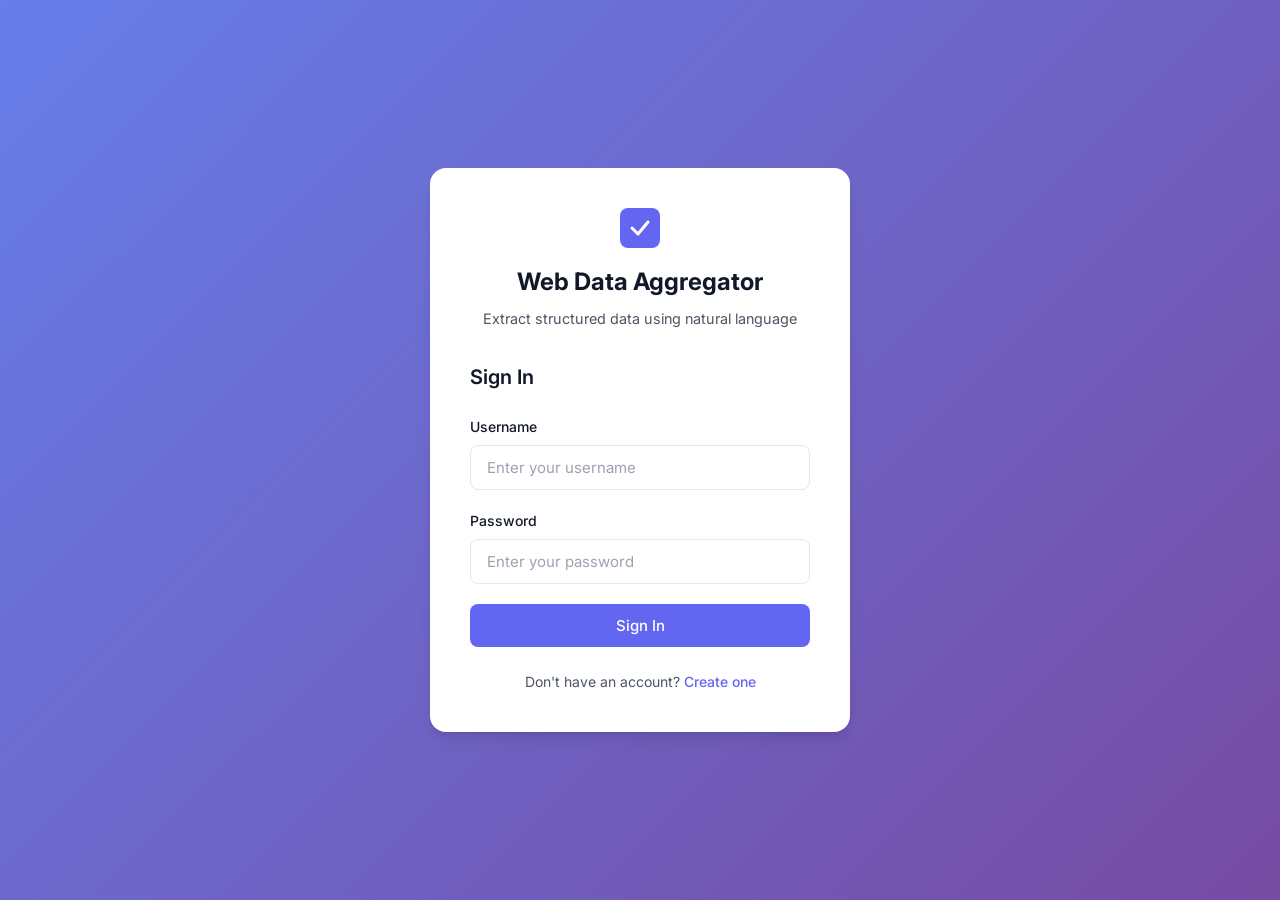
<file: frontend/index.html>
<!DOCTYPE html>
<html lang="en">
<head>
    <meta charset="UTF-8">
    <meta name="viewport" content="width=device-width, initial-scale=1.0">
    <title>Intelligent Web Data Aggregator</title>
    <link rel="icon" type="image/svg+xml" href="data:image/svg+xml,%3Csvg xmlns='http://www.w3.org/2000/svg' width='32' height='32' viewBox='0 0 40 40'%3E%3Crect width='40' height='40' rx='8' fill='%236366f1'/%3E%3Cpath d='M12 20L18 26L28 14' stroke='white' stroke-width='3' stroke-linecap='round' stroke-linejoin='round'/%3E%3C/svg%3E">
    <link rel="stylesheet" href="styles.css">
    <link rel="preconnect" href="https://fonts.googleapis.com">
    <link rel="preconnect" href="https://fonts.gstatic.com" crossorigin>
    <link href="https://fonts.googleapis.com/css2?family=Inter:wght@300;400;500;600;700&display=swap" rel="stylesheet">
</head>
<body>
    <div id="app">
        <!-- Auth Section -->
        <div id="auth-section" class="auth-container">
            <div class="auth-card">
                <div class="auth-header">
                    <div class="logo">
                        <svg width="40" height="40" viewBox="0 0 40 40" fill="none" xmlns="http://www.w3.org/2000/svg">
                            <rect width="40" height="40" rx="8" fill="url(#gradient)"/>
                            <path d="M12 20L18 26L28 14" stroke="white" stroke-width="3" stroke-linecap="round" stroke-linejoin="round"/>
                            <defs>
                                <linearGradient id="gradient" x1="0" y1="0" x2="40" y2="40">
                                    <stop stop-color="#6366f1"/>
                                    <stop offset="1" stop-color="#8b5cf6"/>
                                </linearGradient>
                            </defs>
                        </svg>
                    </div>
                    <h1>Web Data Aggregator</h1>
                    <p class="subtitle">Extract structured data using natural language</p>
                </div>

                <!-- Login Form -->
                <form id="login-form" class="auth-form">
                    <h2>Sign In</h2>
                    <div class="form-group">
                        <label for="login-username">Username</label>
                        <input type="text" id="login-username" placeholder="Enter your username" required>
                    </div>
                    <div class="form-group">
                        <label for="login-password">Password</label>
                        <input type="password" id="login-password" placeholder="Enter your password" required>
                    </div>
                    <button type="submit" class="btn btn-primary btn-full">Sign In</button>
                    <p class="auth-switch">Don't have an account? <a href="#" id="show-register">Create one</a></p>
                </form>

                <!-- Register Form -->
                <form id="register-form" class="auth-form hidden">
                    <h2>Create Account</h2>
                    <div class="form-group">
                        <label for="register-username">Username</label>
                        <input type="text" id="register-username" placeholder="Choose a username" required>
                    </div>
                    <div class="form-group">
                        <label for="register-email">Email (optional)</label>
                        <input type="email" id="register-email" placeholder="your@email.com">
                    </div>
                    <div class="form-group">
                        <label for="register-password">Password</label>
                        <input type="password" id="register-password" placeholder="Create a password" required>
                    </div>
                    <button type="submit" class="btn btn-primary btn-full">Create Account</button>
                    <p class="auth-switch">Already have an account? <a href="#" id="show-login">Sign in</a></p>
                </form>

                <div id="auth-error" class="error-message hidden"></div>
            </div>
        </div>

        <!-- Main Dashboard -->
        <div id="dashboard-section" class="hidden">
            <!-- Navigation -->
            <nav class="navbar">
                <div class="nav-brand">
                    <svg width="32" height="32" viewBox="0 0 40 40" fill="none" xmlns="http://www.w3.org/2000/svg">
                        <rect width="40" height="40" rx="8" fill="url(#gradient2)"/>
                        <path d="M12 20L18 26L28 14" stroke="white" stroke-width="3" stroke-linecap="round" stroke-linejoin="round"/>
                        <defs>
                            <linearGradient id="gradient2" x1="0" y1="0" x2="40" y2="40">
                                <stop stop-color="#6366f1"/>
                                <stop offset="1" stop-color="#8b5cf6"/>
                            </linearGradient>
                        </defs>
                    </svg>
                    <span>Web Data Aggregator</span>
                </div>
                <div class="nav-user">
                    <span id="username-display"></span>
                    <button id="logout-btn" class="btn btn-ghost">Sign Out</button>
                </div>
            </nav>

            <!-- Main Content -->
            <main class="main-content">
                <!-- Tabs -->
                <div class="tabs">
                    <button class="tab active" data-tab="scrape">
                        <svg width="20" height="20" viewBox="0 0 24 24" fill="none" stroke="currentColor" stroke-width="2">
                            <circle cx="11" cy="11" r="8"></circle>
                            <path d="M21 21l-4.35-4.35"></path>
                        </svg>
                        New Scrape
                    </button>
                    <button class="tab" data-tab="tasks">
                        <svg width="20" height="20" viewBox="0 0 24 24" fill="none" stroke="currentColor" stroke-width="2">
                            <path d="M9 5H7a2 2 0 00-2 2v12a2 2 0 002 2h10a2 2 0 002-2V7a2 2 0 00-2-2h-2"></path>
                            <rect x="9" y="3" width="6" height="4" rx="1"></rect>
                            <path d="M9 12h6"></path>
                            <path d="M9 16h6"></path>
                        </svg>
                        Task History
                    </button>
                    <button class="tab" data-tab="schedule">
                        <svg width="20" height="20" viewBox="0 0 24 24" fill="none" stroke="currentColor" stroke-width="2">
                            <circle cx="12" cy="12" r="10"></circle>
                            <polyline points="12 6 12 12 16 14"></polyline>
                        </svg>
                        Scheduled Jobs
                    </button>
                </div>

                <!-- Tab Content -->
                <div class="tab-content">
                    <!-- Scrape Tab -->
                    <div id="scrape-tab" class="tab-pane active">
                        <div class="card">
                            <div class="card-header">
                                <h2>Create Scraping Task</h2>
                                <p>Enter a URL and describe what data you want to extract</p>
                            </div>
                            <form id="scrape-form" class="scrape-form">
                                <div class="form-group">
                                    <label for="scrape-url">Website URL</label>
                                    <input type="url" id="scrape-url" placeholder="https://example.com/products" required>
                                </div>
                                <div class="form-group">
                                    <label for="scrape-prompt">What do you want to extract?</label>
                                    <textarea id="scrape-prompt" rows="3" placeholder="e.g., Extract all product names and prices from the page" required minlength="5" maxlength="1000"></textarea>
                                    <span class="char-count"><span id="prompt-length">0</span>/1000</span>
                                </div>
                                <button type="submit" class="btn btn-primary">
                                    <svg width="20" height="20" viewBox="0 0 24 24" fill="none" stroke="currentColor" stroke-width="2">
                                        <polygon points="13 2 3 14 12 14 11 22 21 10 12 10 13 2"></polygon>
                                    </svg>
                                    Start Extraction
                                </button>
                            </form>
                        </div>

                        <!-- Example Prompts -->
                        <div class="card examples-card">
                            <h3>Example Prompts</h3>
                            <div class="examples-grid">
                                <button class="example-btn" data-prompt="Extract all product names and prices">
                                    🛒 Product prices
                                </button>
                                <button class="example-btn" data-prompt="Get job titles, company names, and locations for all job postings">
                                    💼 Job listings
                                </button>
                                <button class="example-btn" data-prompt="Find all article headlines with publication dates">
                                    📰 News headlines
                                </button>
                                <button class="example-btn" data-prompt="Extract event names, dates, and venues">
                                    📅 Event details
                                </button>
                            </div>
                        </div>

                        <!-- Latest Task Result -->
                        <div id="latest-result" class="card hidden">
                            <div class="card-header">
                                <h3>Latest Result</h3>
                                <span id="result-status" class="status-badge"></span>
                            </div>
                            <div id="result-content"></div>
                        </div>
                    </div>

                    <!-- Tasks Tab -->
                    <div id="tasks-tab" class="tab-pane hidden">
                        <div class="card">
                            <div class="card-header">
                                <h2>Task History</h2>
                                <button id="refresh-tasks" class="btn btn-ghost">
                                    <svg width="20" height="20" viewBox="0 0 24 24" fill="none" stroke="currentColor" stroke-width="2">
                                        <polyline points="23 4 23 10 17 10"></polyline>
                                        <path d="M20.49 15a9 9 0 1 1-2.12-9.36L23 10"></path>
                                    </svg>
                                    Refresh
                                </button>
                            </div>
                            <div id="tasks-list" class="tasks-list">
                                <div class="empty-state">
                                    <svg width="48" height="48" viewBox="0 0 24 24" fill="none" stroke="currentColor" stroke-width="1.5">
                                        <path d="M9 5H7a2 2 0 00-2 2v12a2 2 0 002 2h10a2 2 0 002-2V7a2 2 0 00-2-2h-2"></path>
                                        <rect x="9" y="3" width="6" height="4" rx="1"></rect>
                                    </svg>
                                    <p>No tasks yet. Create your first scraping task!</p>
                                </div>
                            </div>
                        </div>

                        <!-- Task Result Preview (shown when viewing a task) -->
                        <div id="task-result-preview" class="card hidden">
                            <div class="card-header">
                                <h3>Task Result</h3>
                                <span id="preview-result-status" class="status-badge"></span>
                            </div>
                            <div id="preview-result-content"></div>
                        </div>
                    </div>

                    <!-- Schedule Tab -->
                    <div id="schedule-tab" class="tab-pane hidden">
                        <div class="card">
                            <div class="card-header">
                                <h2>Scheduled Jobs</h2>
                                <button id="show-schedule-form" class="btn btn-primary btn-sm">
                                    <svg width="16" height="16" viewBox="0 0 24 24" fill="none" stroke="currentColor" stroke-width="2">
                                        <line x1="12" y1="5" x2="12" y2="19"></line>
                                        <line x1="5" y1="12" x2="19" y2="12"></line>
                                    </svg>
                                    New Schedule
                                </button>
                            </div>

                            <!-- Schedule Form -->
                            <form id="schedule-form" class="schedule-form hidden">
                                <div class="form-row">
                                    <div class="form-group">
                                        <label for="schedule-url">URL</label>
                                        <input type="url" id="schedule-url" placeholder="https://example.com" required>
                                    </div>
                                    <div class="form-group">
                                        <label for="schedule-cron">Cron Expression</label>
                                        <input type="text" id="schedule-cron" placeholder="0 9 * * *" required>
                                        <span class="hint">e.g., "0 9 * * *" = daily at 9 AM</span>
                                    </div>
                                </div>
                                <div class="form-group">
                                    <label for="schedule-prompt">Extraction Prompt</label>
                                    <textarea id="schedule-prompt" rows="2" placeholder="What to extract..." required></textarea>
                                </div>
                                <div class="form-actions">
                                    <button type="button" id="cancel-schedule" class="btn btn-ghost">Cancel</button>
                                    <button type="submit" class="btn btn-primary">Create Schedule</button>
                                </div>
                            </form>

                            <div id="schedules-list" class="schedules-list">
                                <div class="empty-state">
                                    <svg width="48" height="48" viewBox="0 0 24 24" fill="none" stroke="currentColor" stroke-width="1.5">
                                        <circle cx="12" cy="12" r="10"></circle>
                                        <polyline points="12 6 12 12 16 14"></polyline>
                                    </svg>
                                    <p>No scheduled jobs. Create one to automate your scraping!</p>
                                </div>
                            </div>
                        </div>

                        <!-- Cron Helper -->
                        <div class="card">
                            <h3>Common Schedules</h3>
                            <div class="cron-examples">
                                <button class="cron-btn" data-cron="0 * * * *">Every hour</button>
                                <button class="cron-btn" data-cron="0 9 * * *">Daily at 9 AM</button>
                                <button class="cron-btn" data-cron="0 9 * * 1">Weekly (Mon 9 AM)</button>
                                <button class="cron-btn" data-cron="0 0 1 * *">Monthly (1st)</button>
                            </div>
                        </div>
                    </div>
                </div>
            </main>
        </div>

        <!-- Toast Notifications -->
        <div id="toast-container"></div>

        <!-- Loading Overlay -->
        <div id="loading-overlay" class="loading-overlay hidden">
            <div class="spinner"></div>
        </div>
    </div>

    <!-- Config script for API URL (created during deployment) -->
    <script src="config.js"></script>
    <script src="app.js"></script>
</body>
</html>
</file>
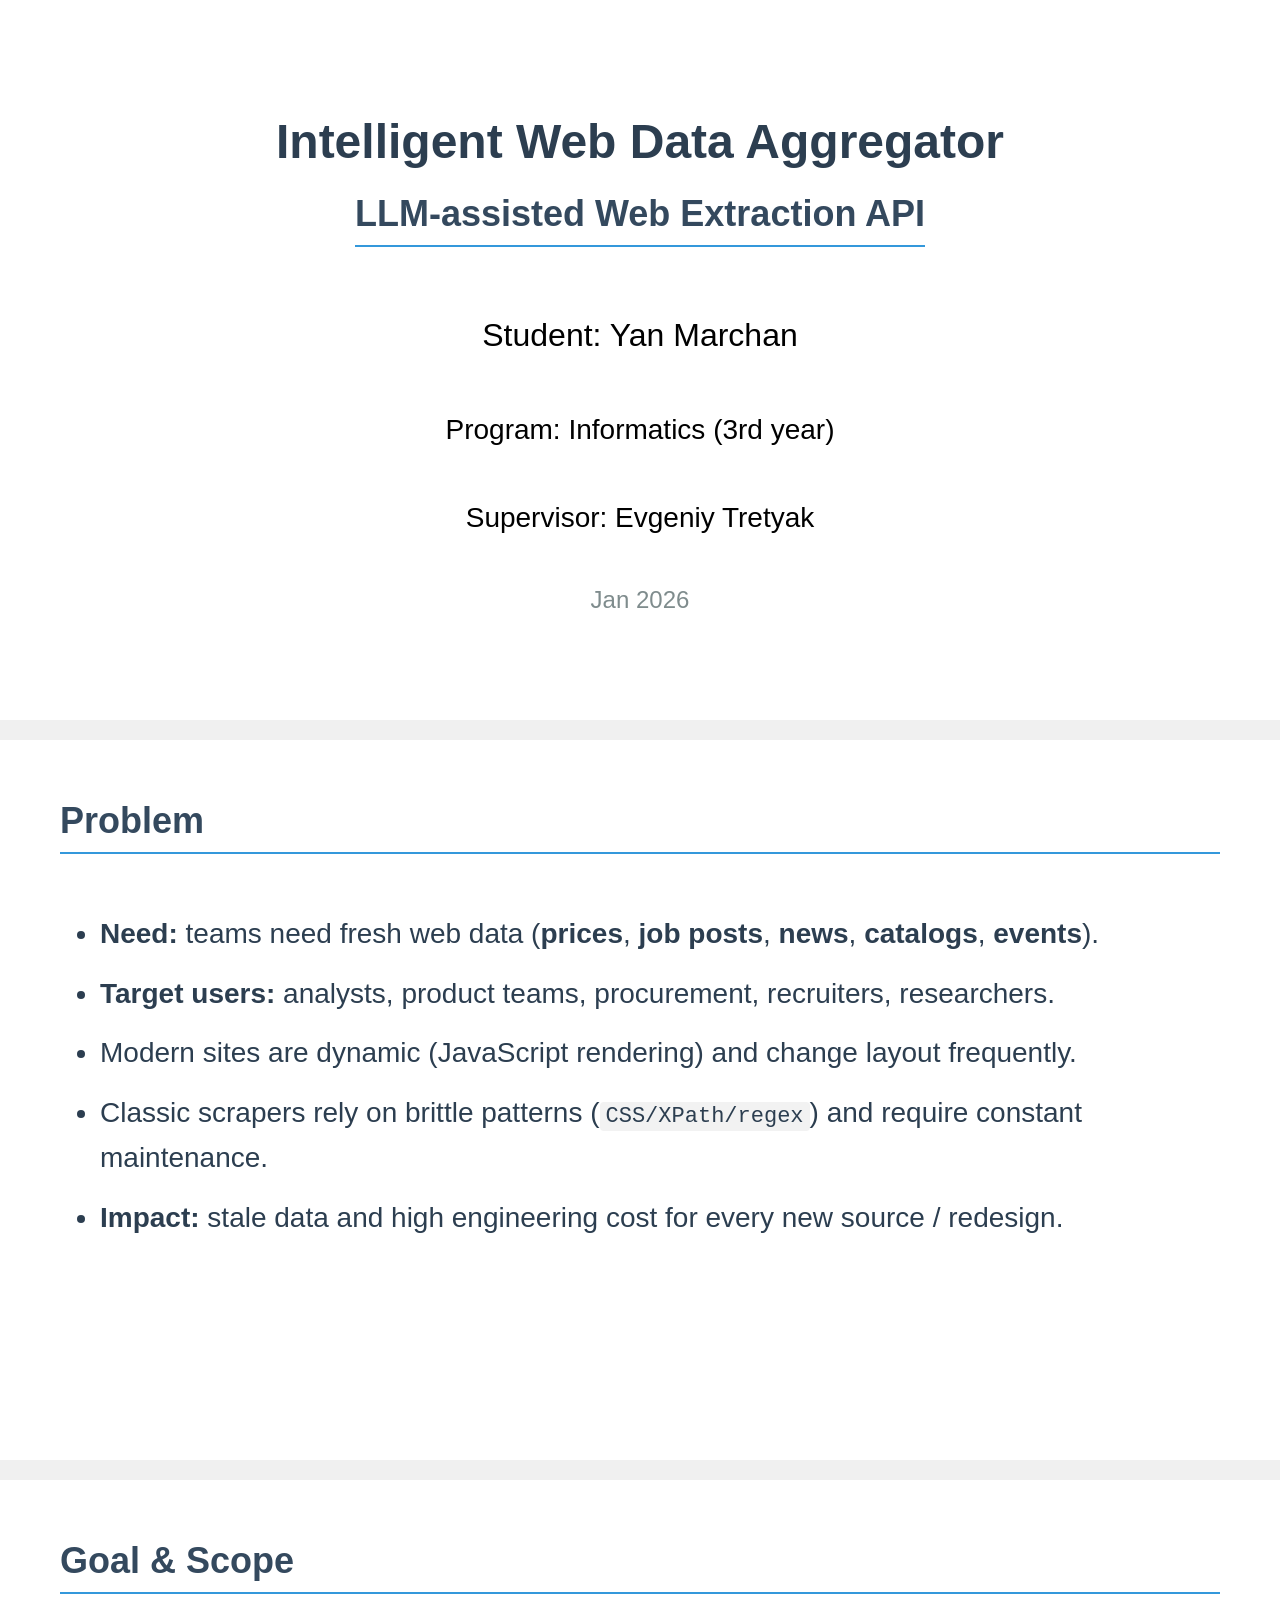
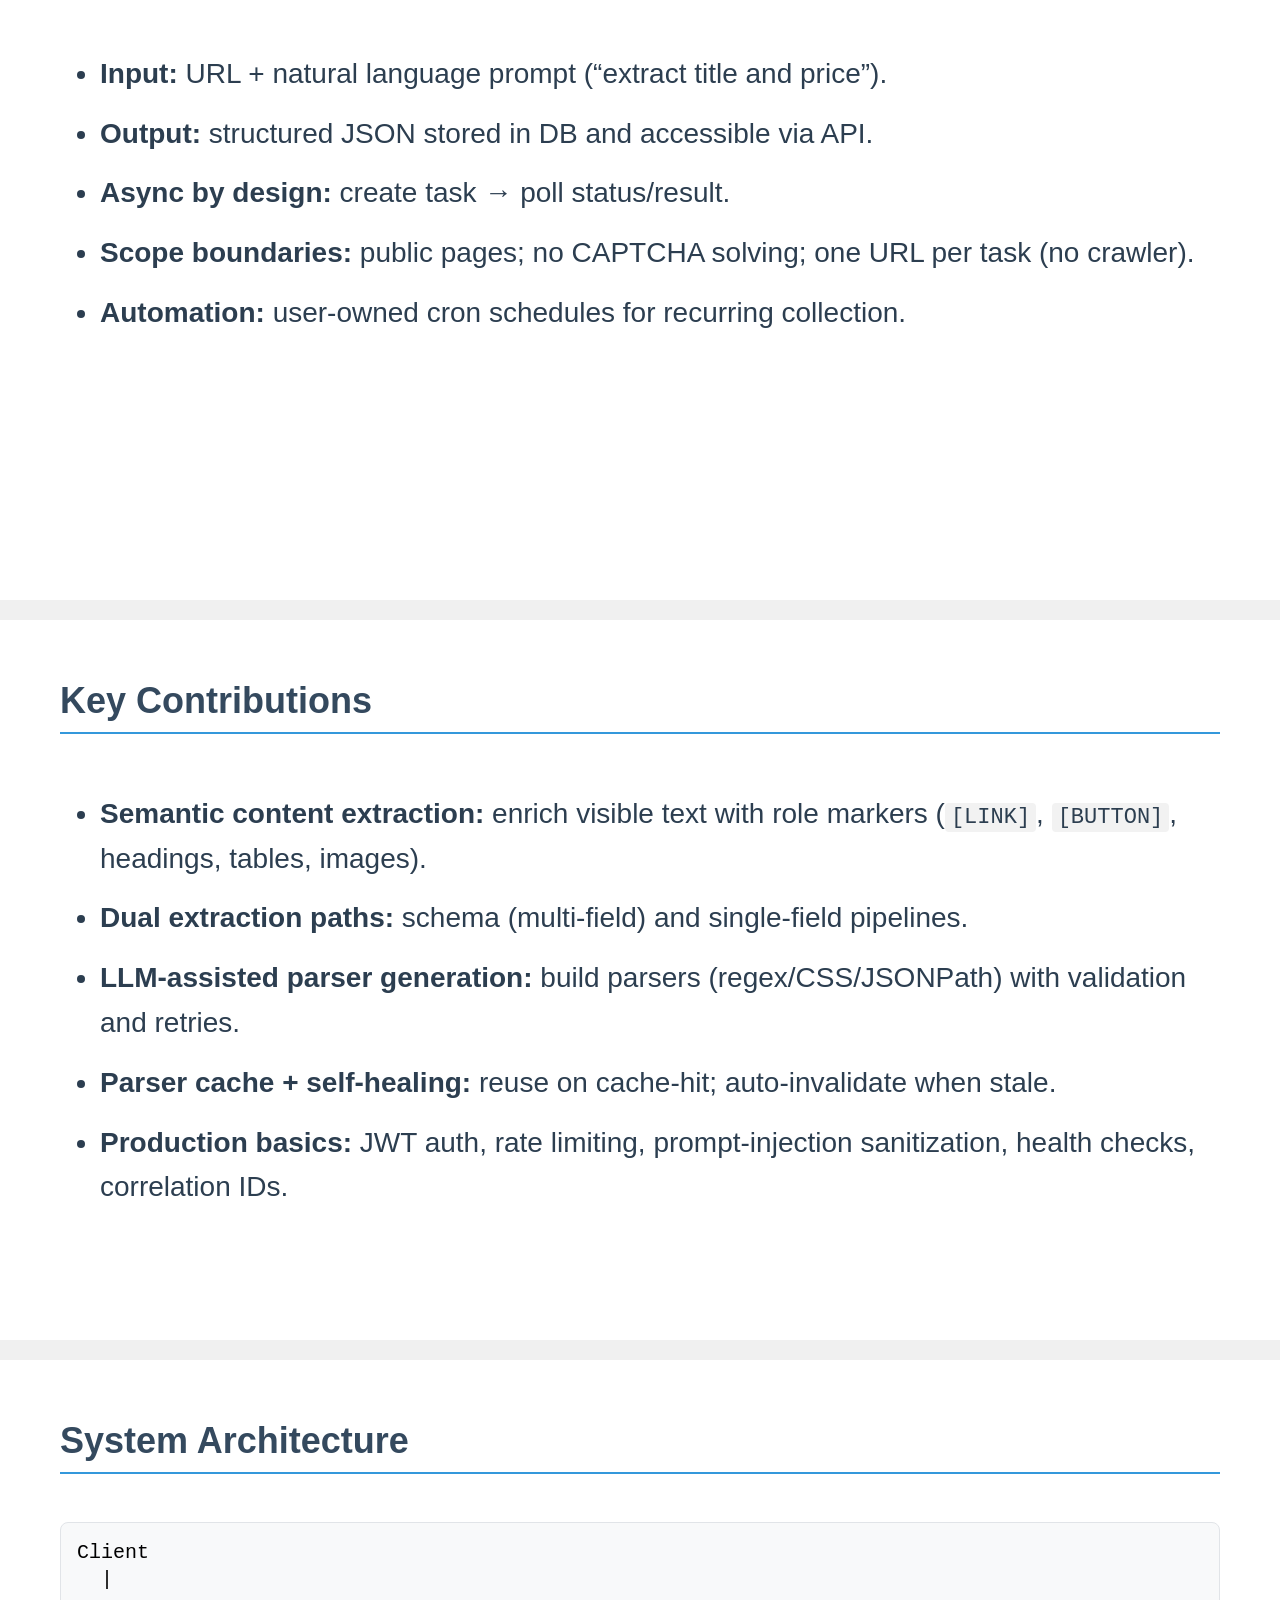
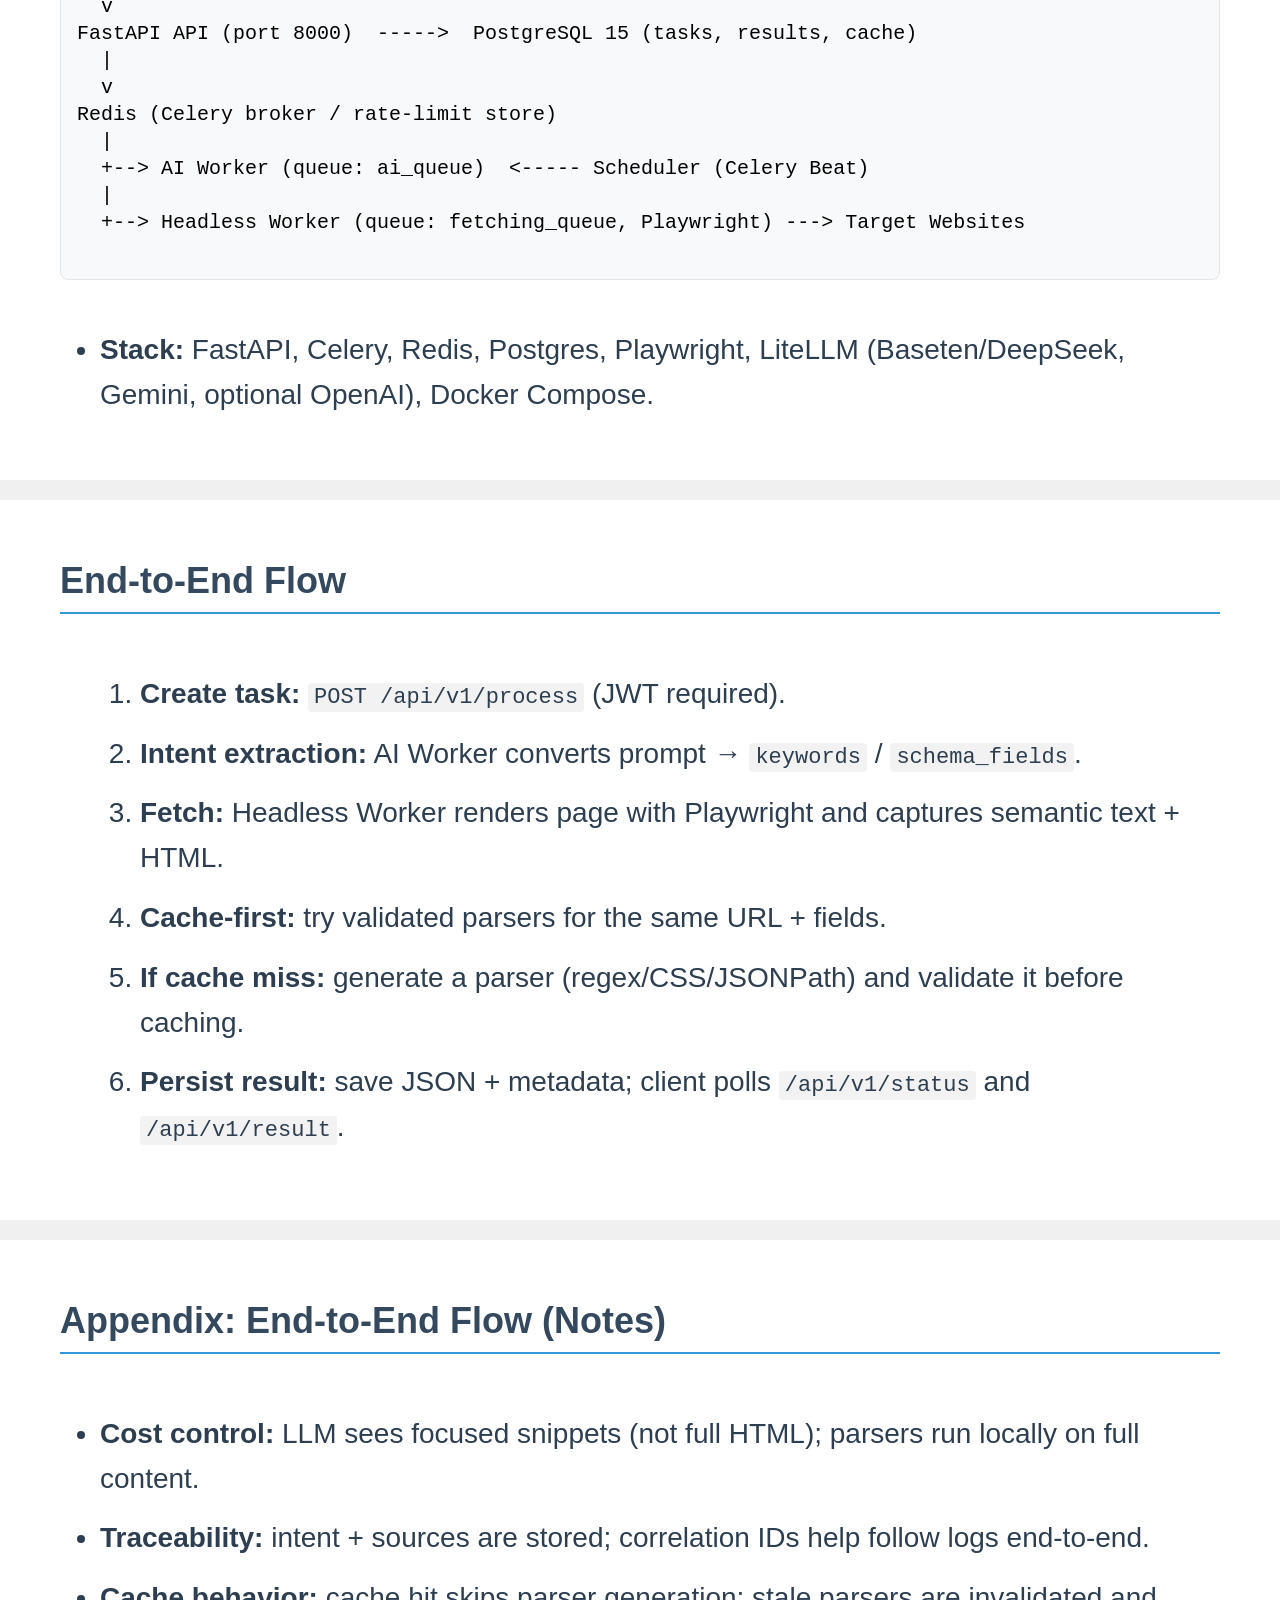
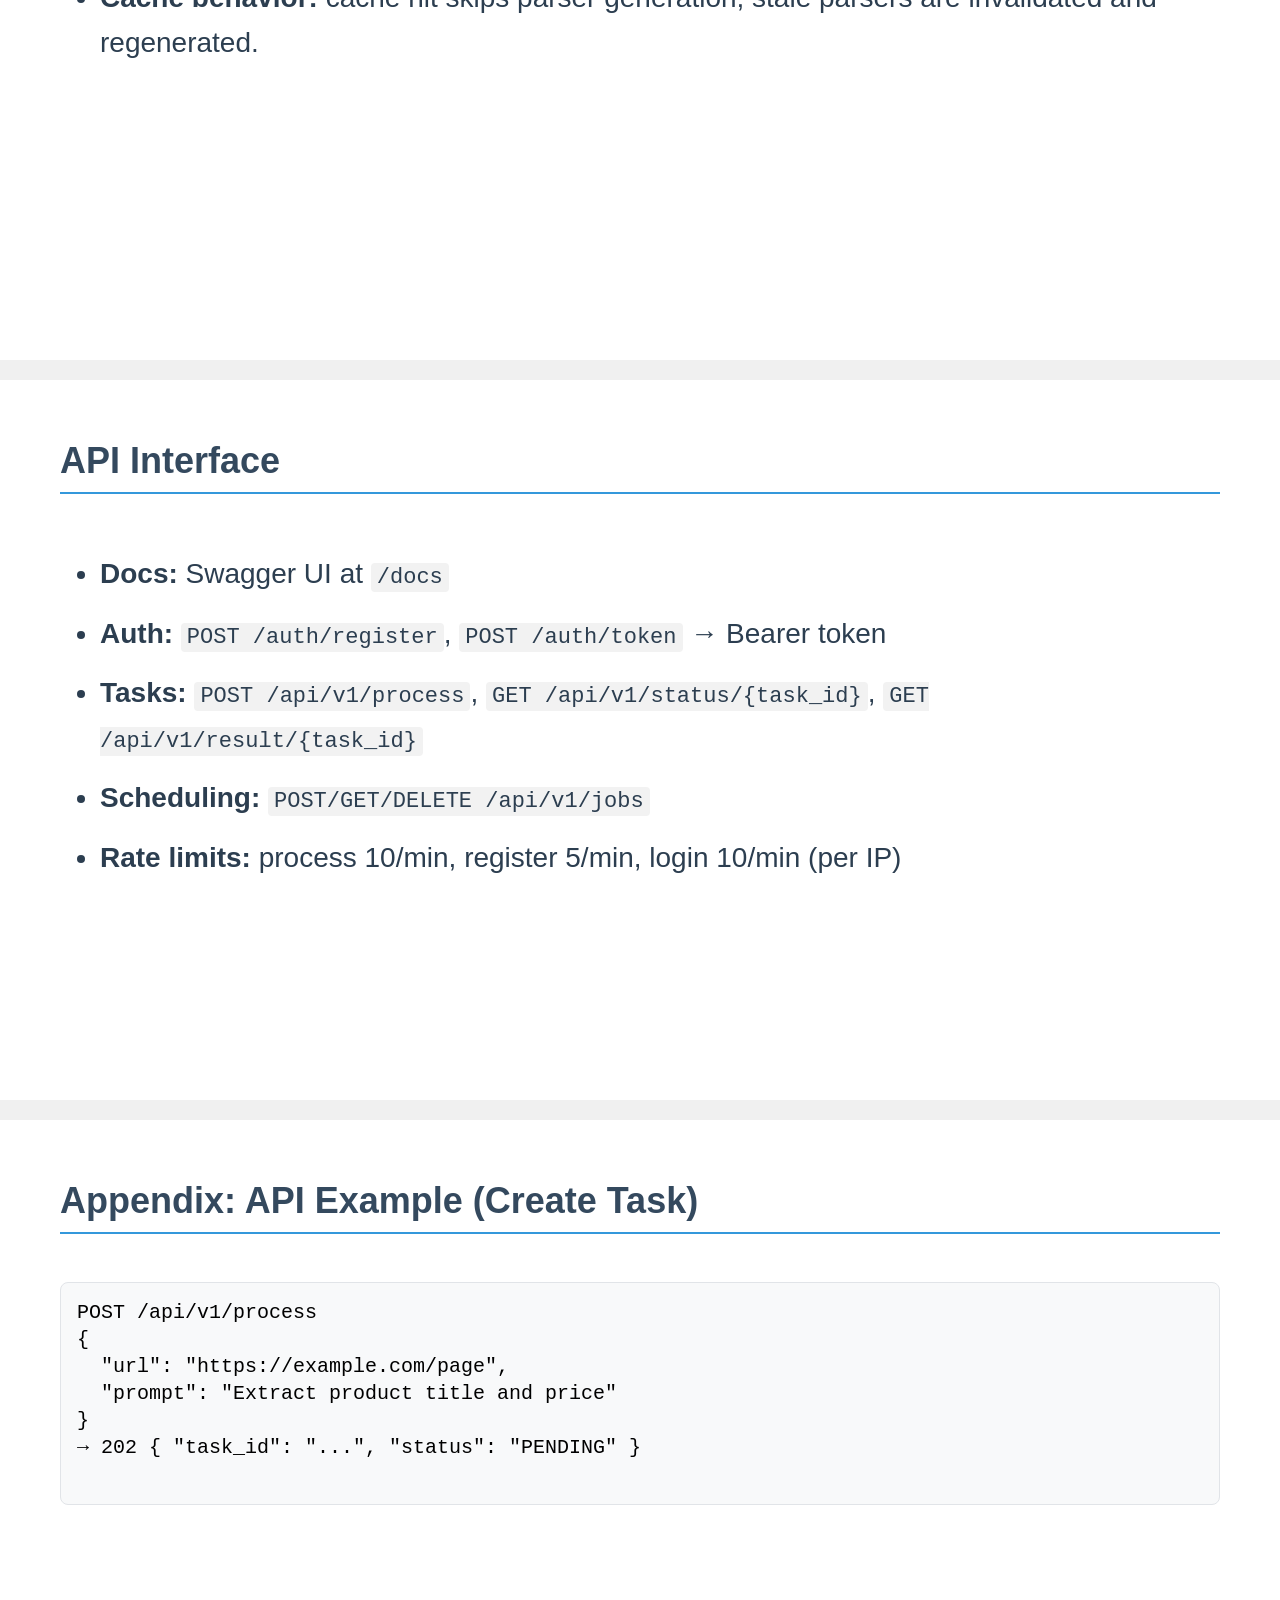
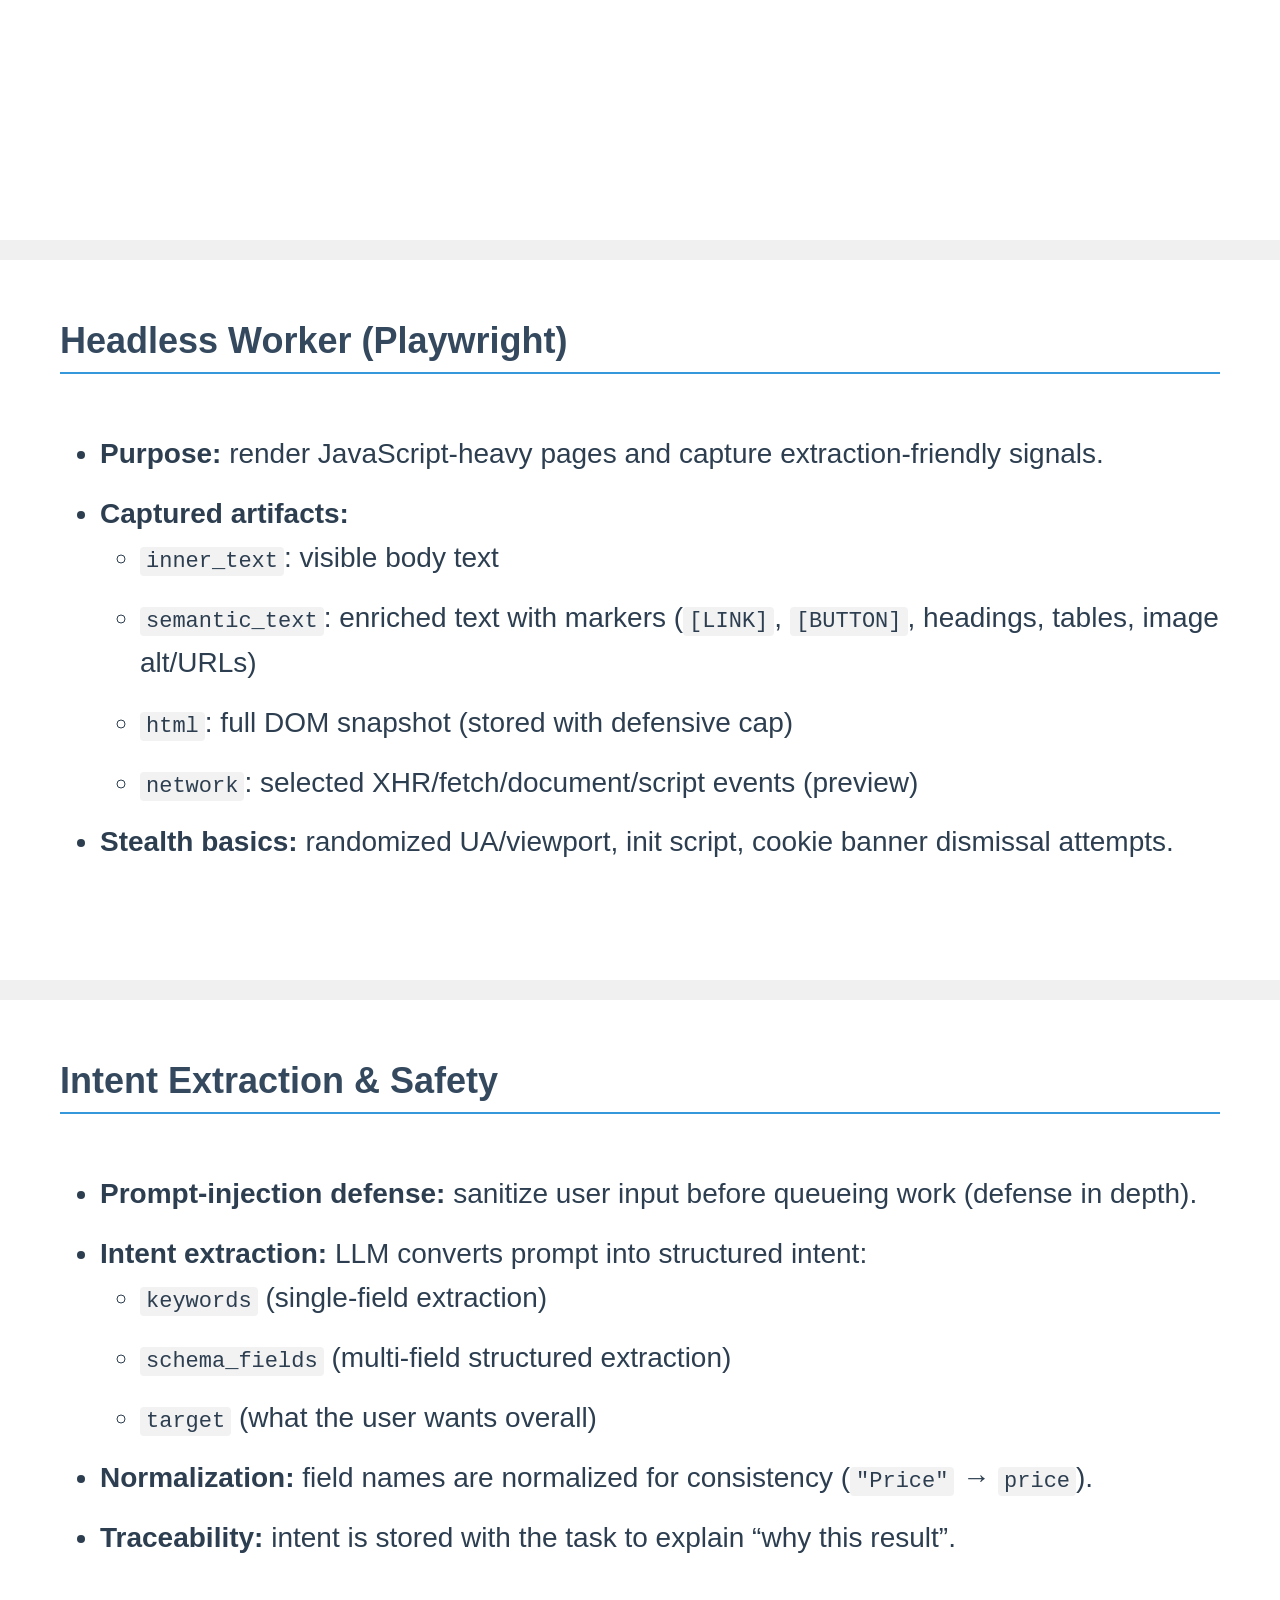
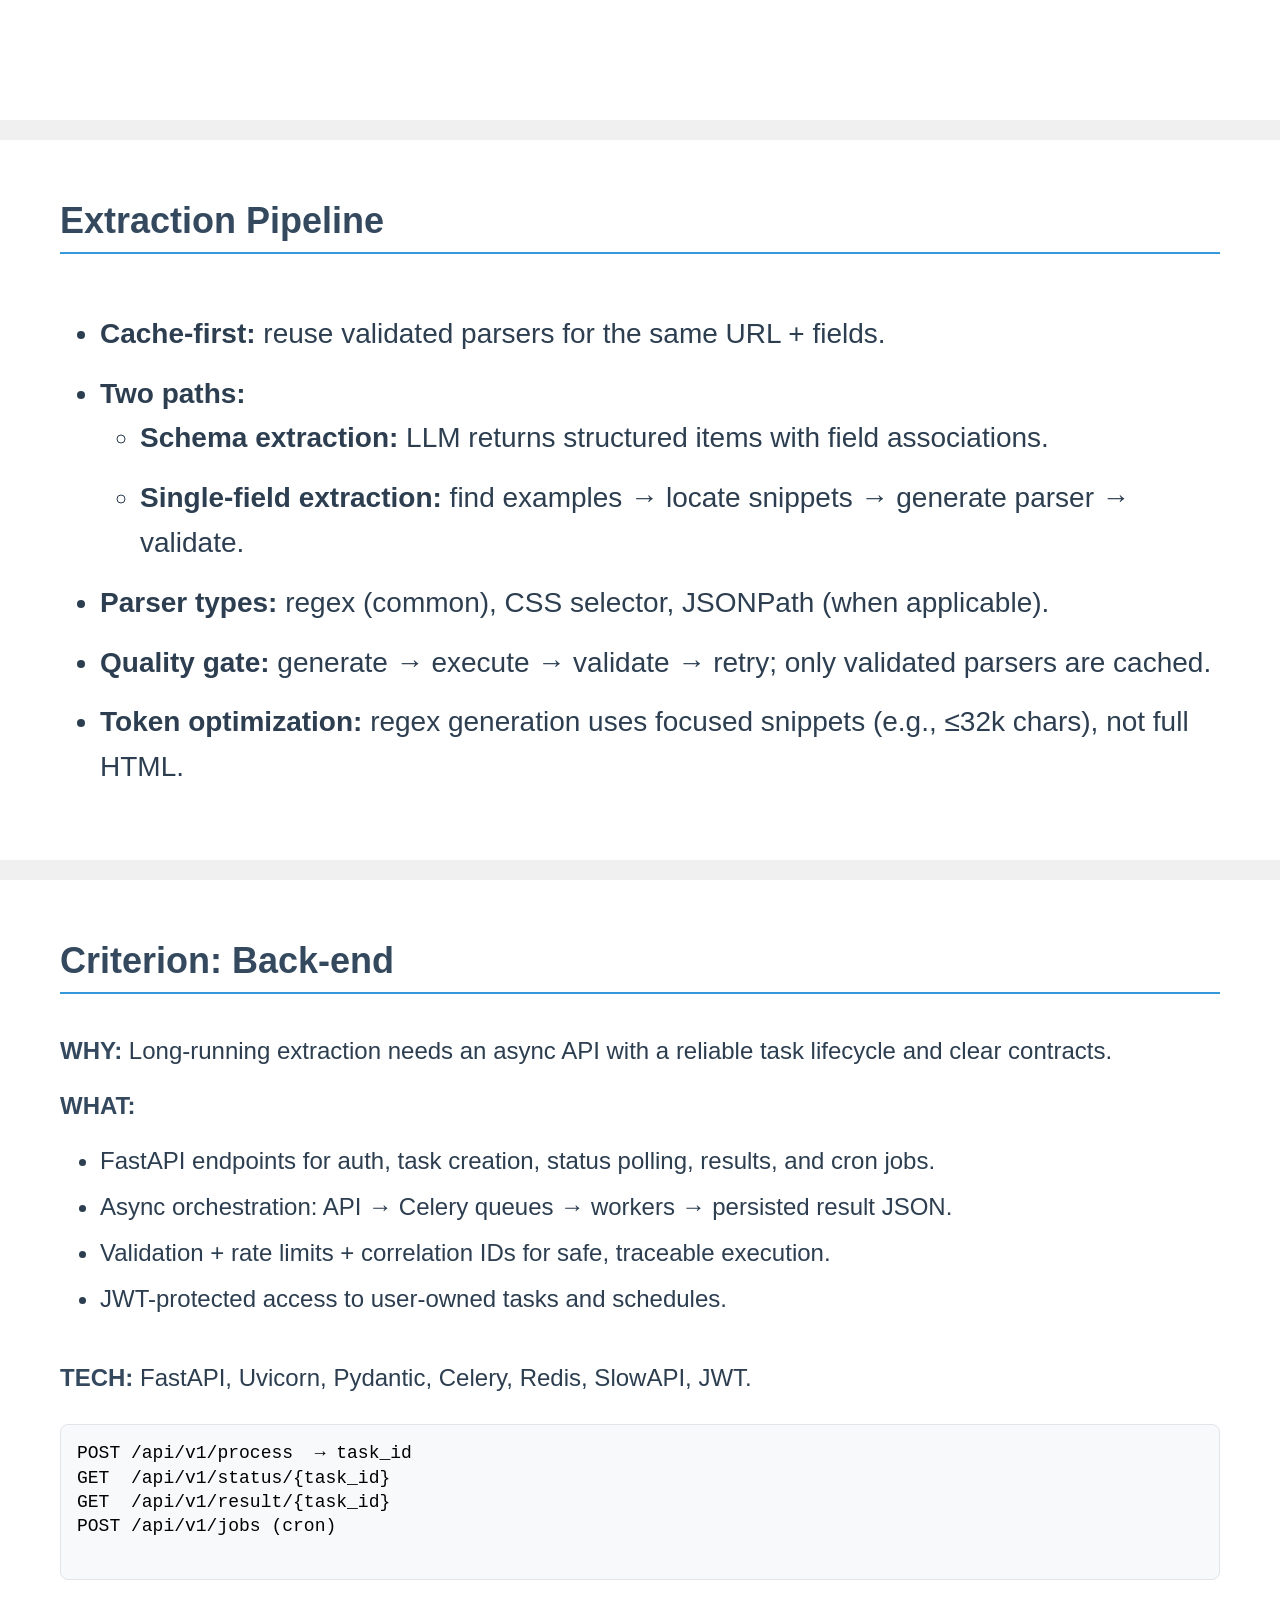
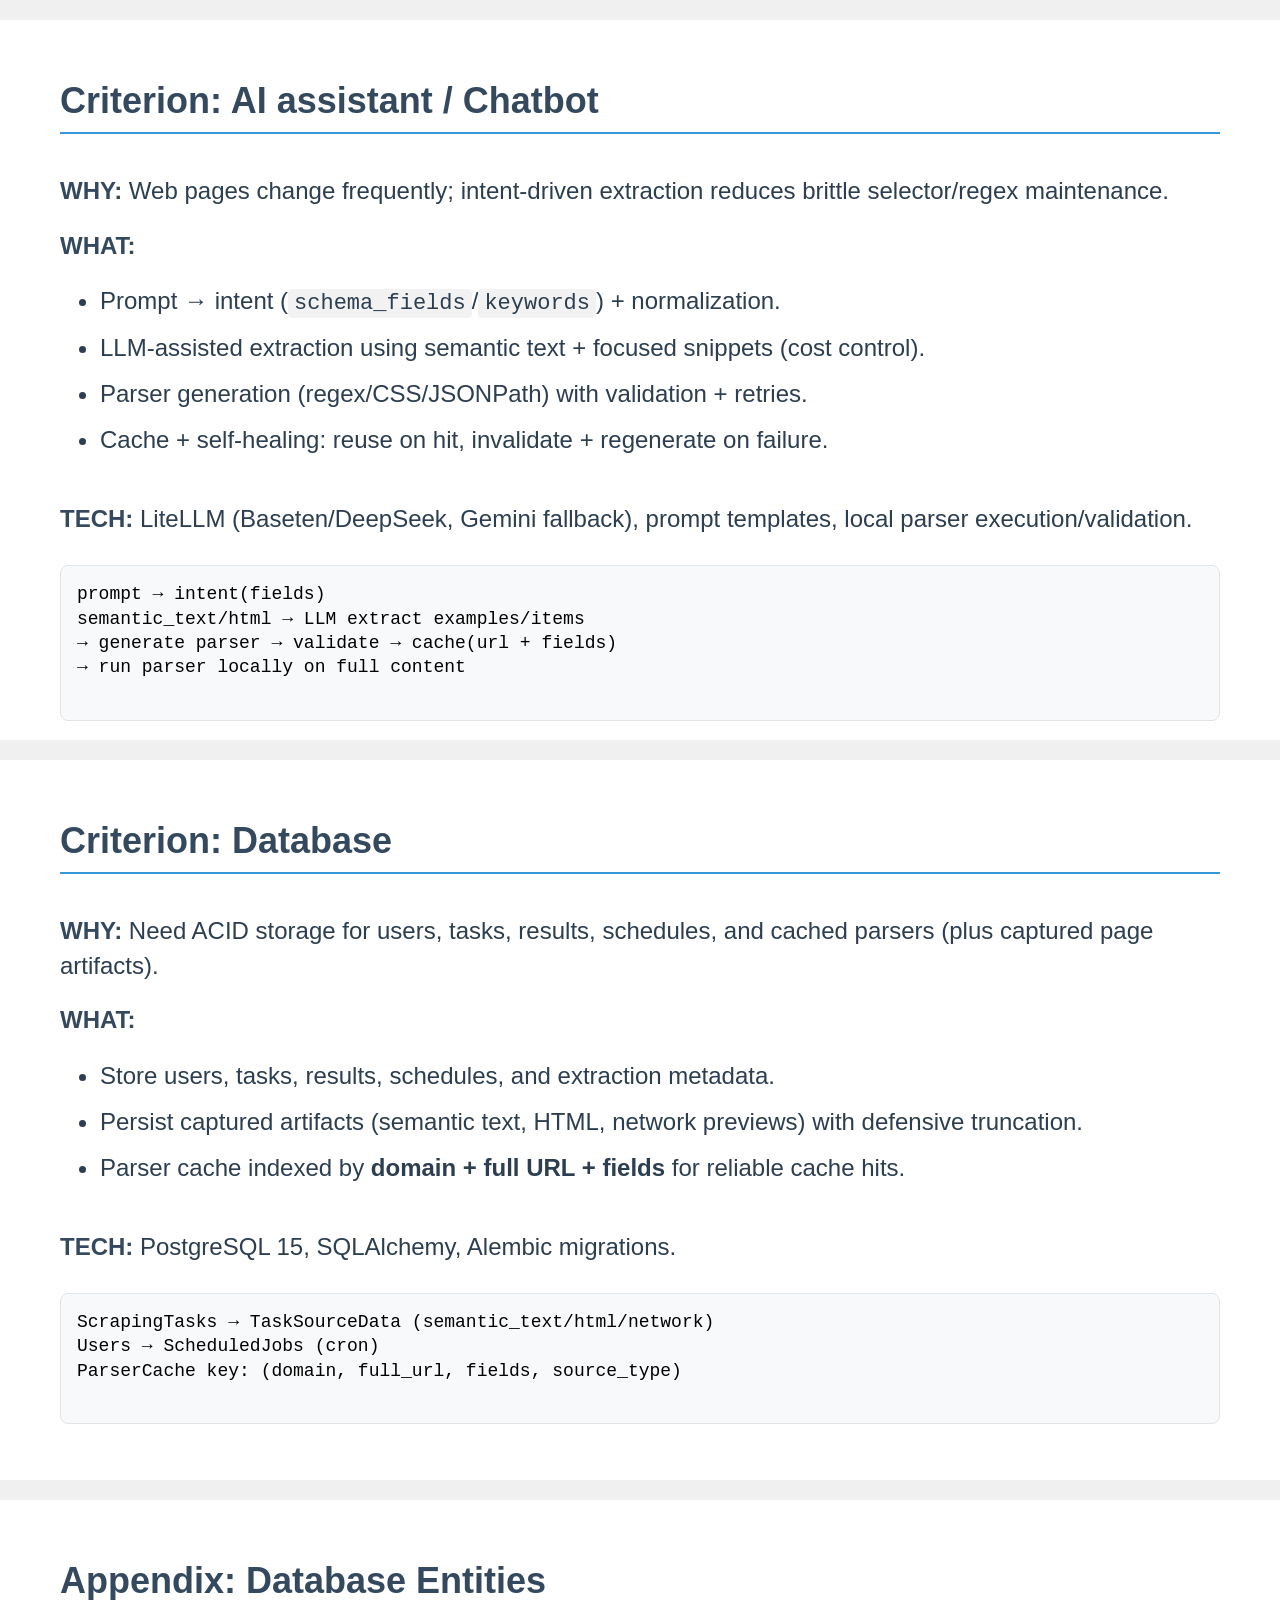
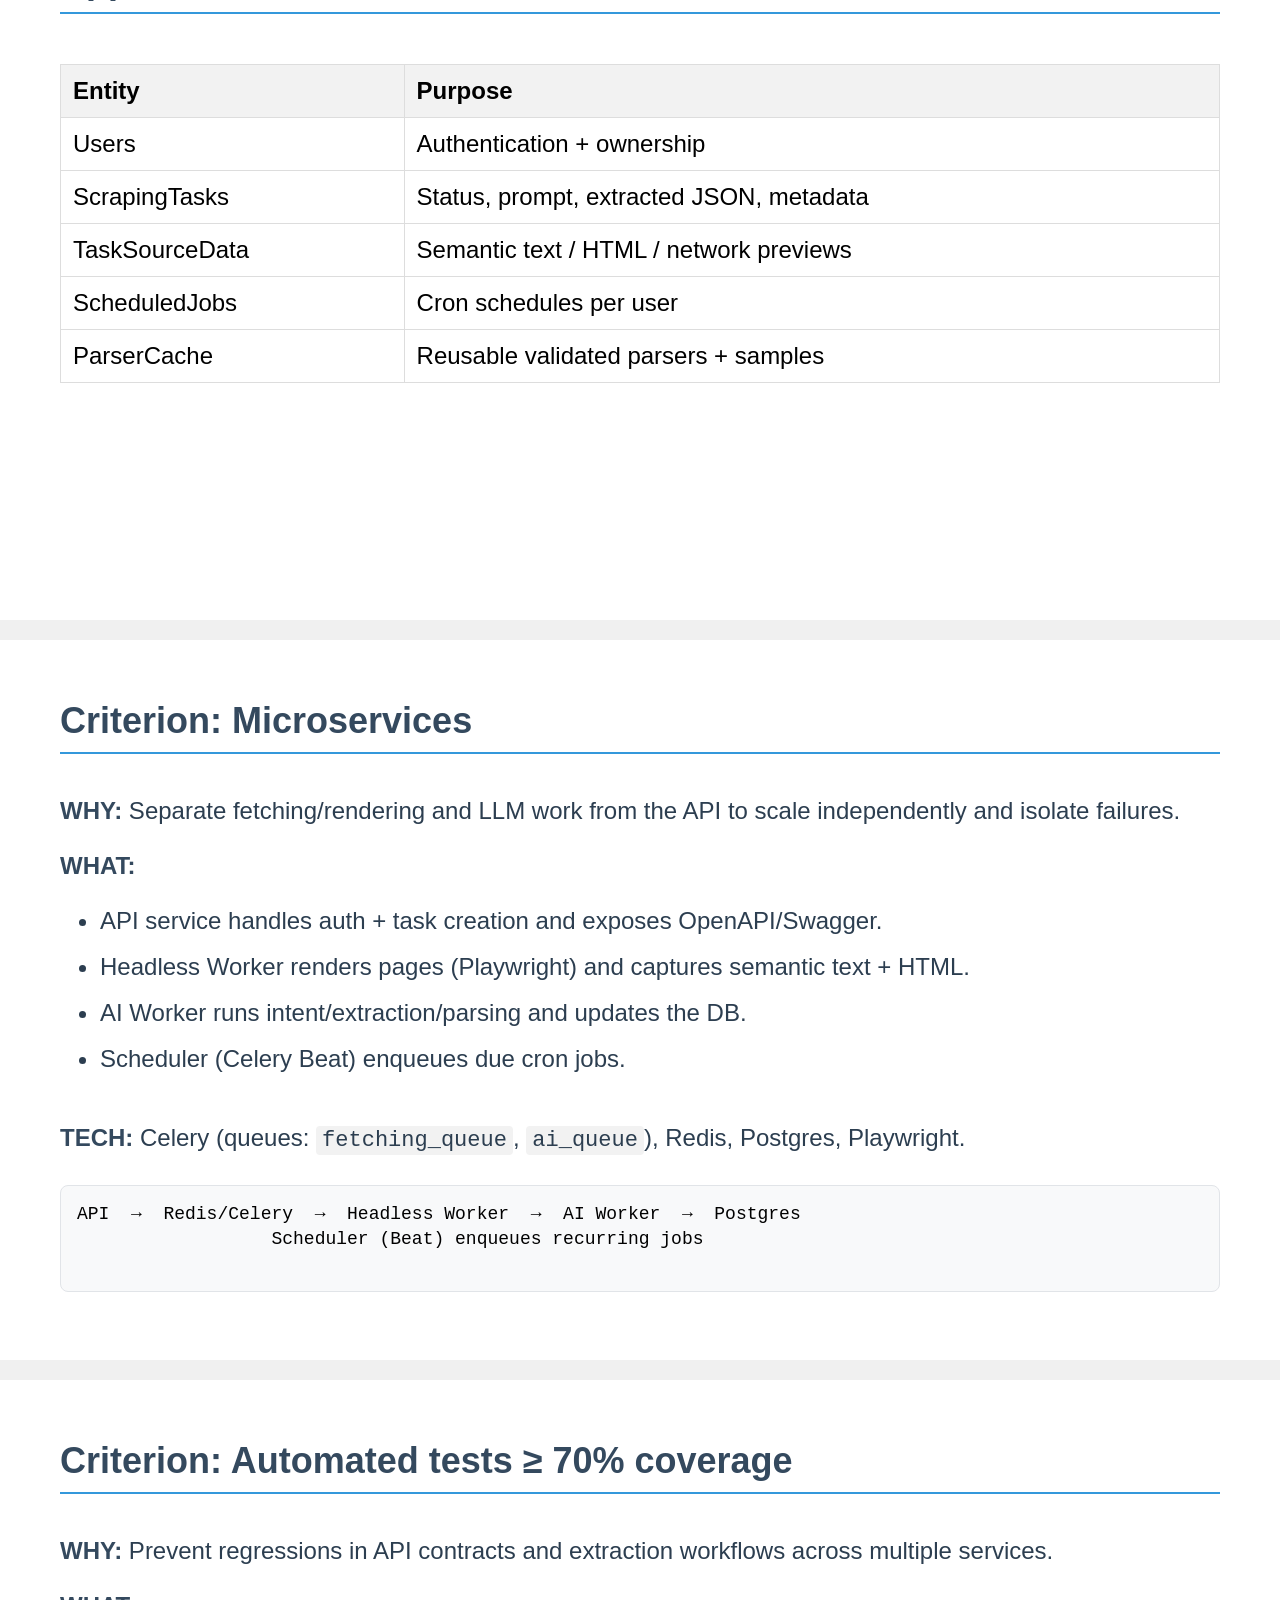
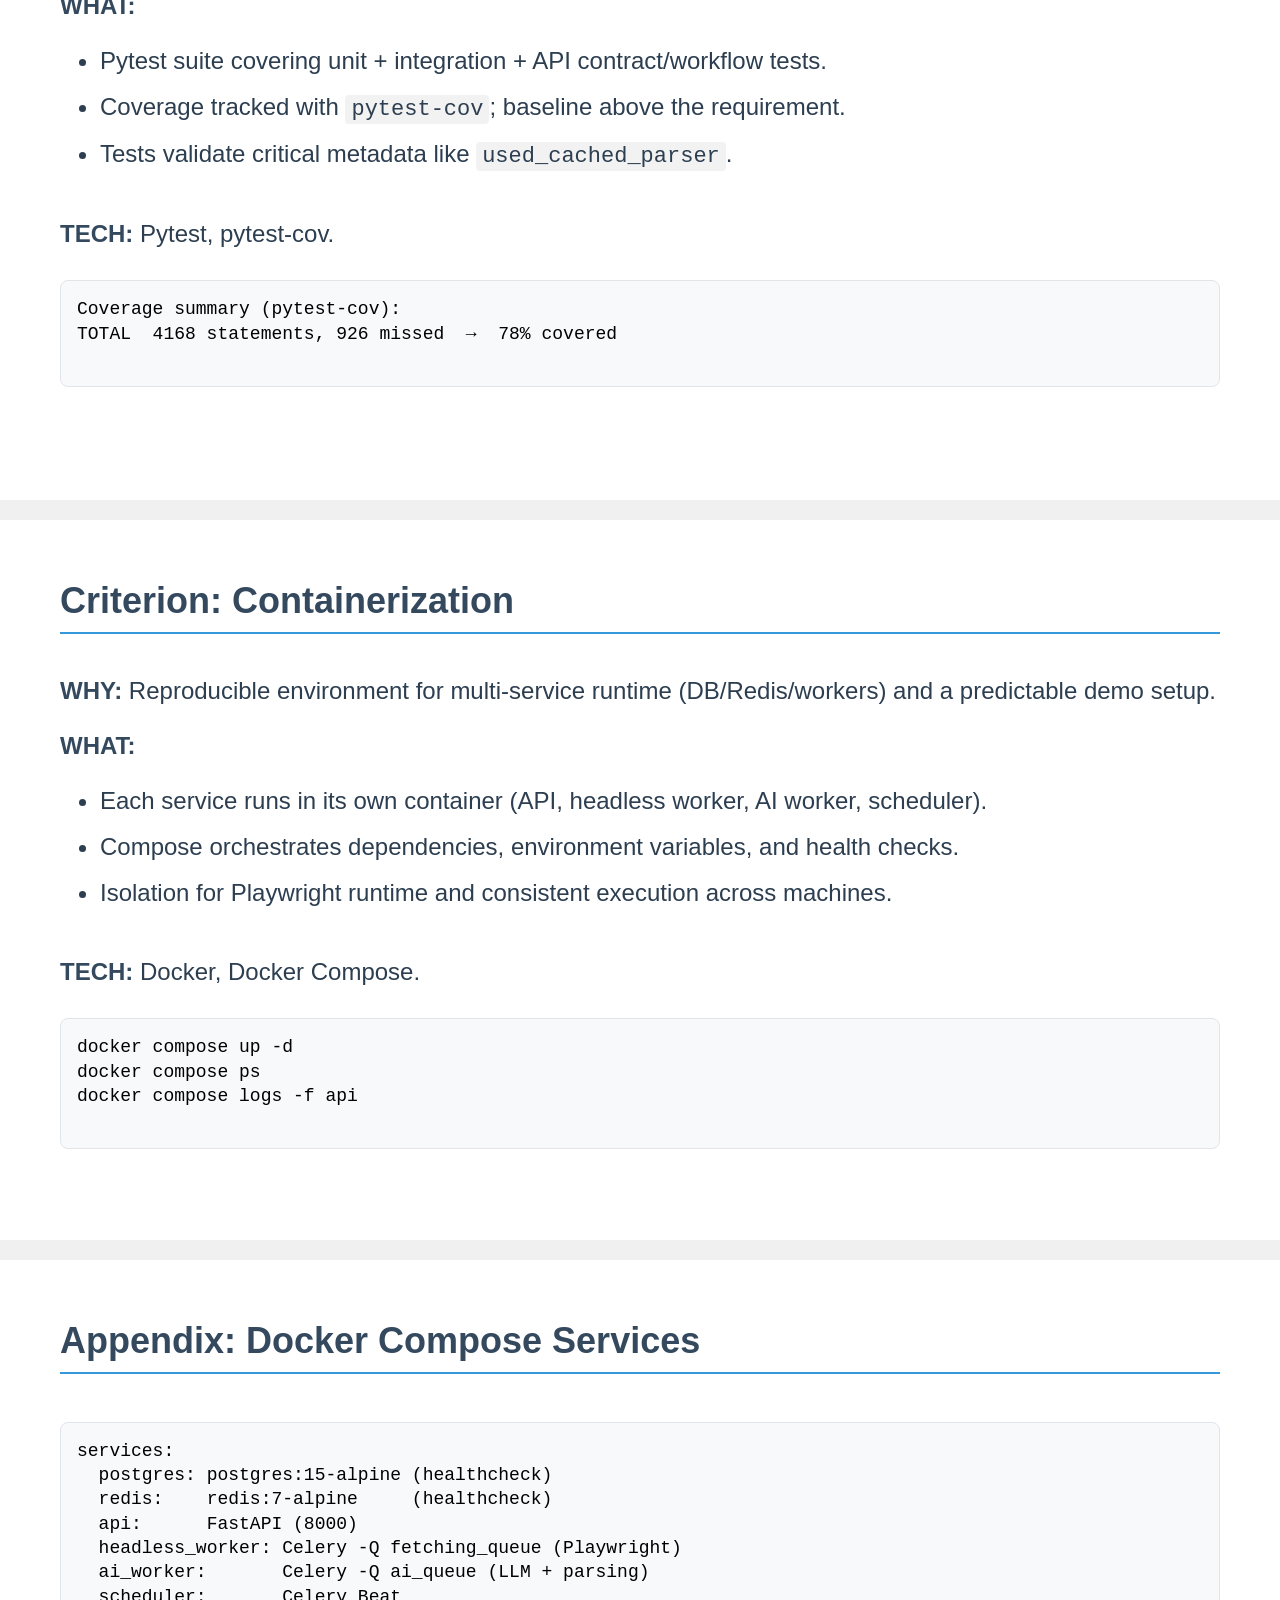
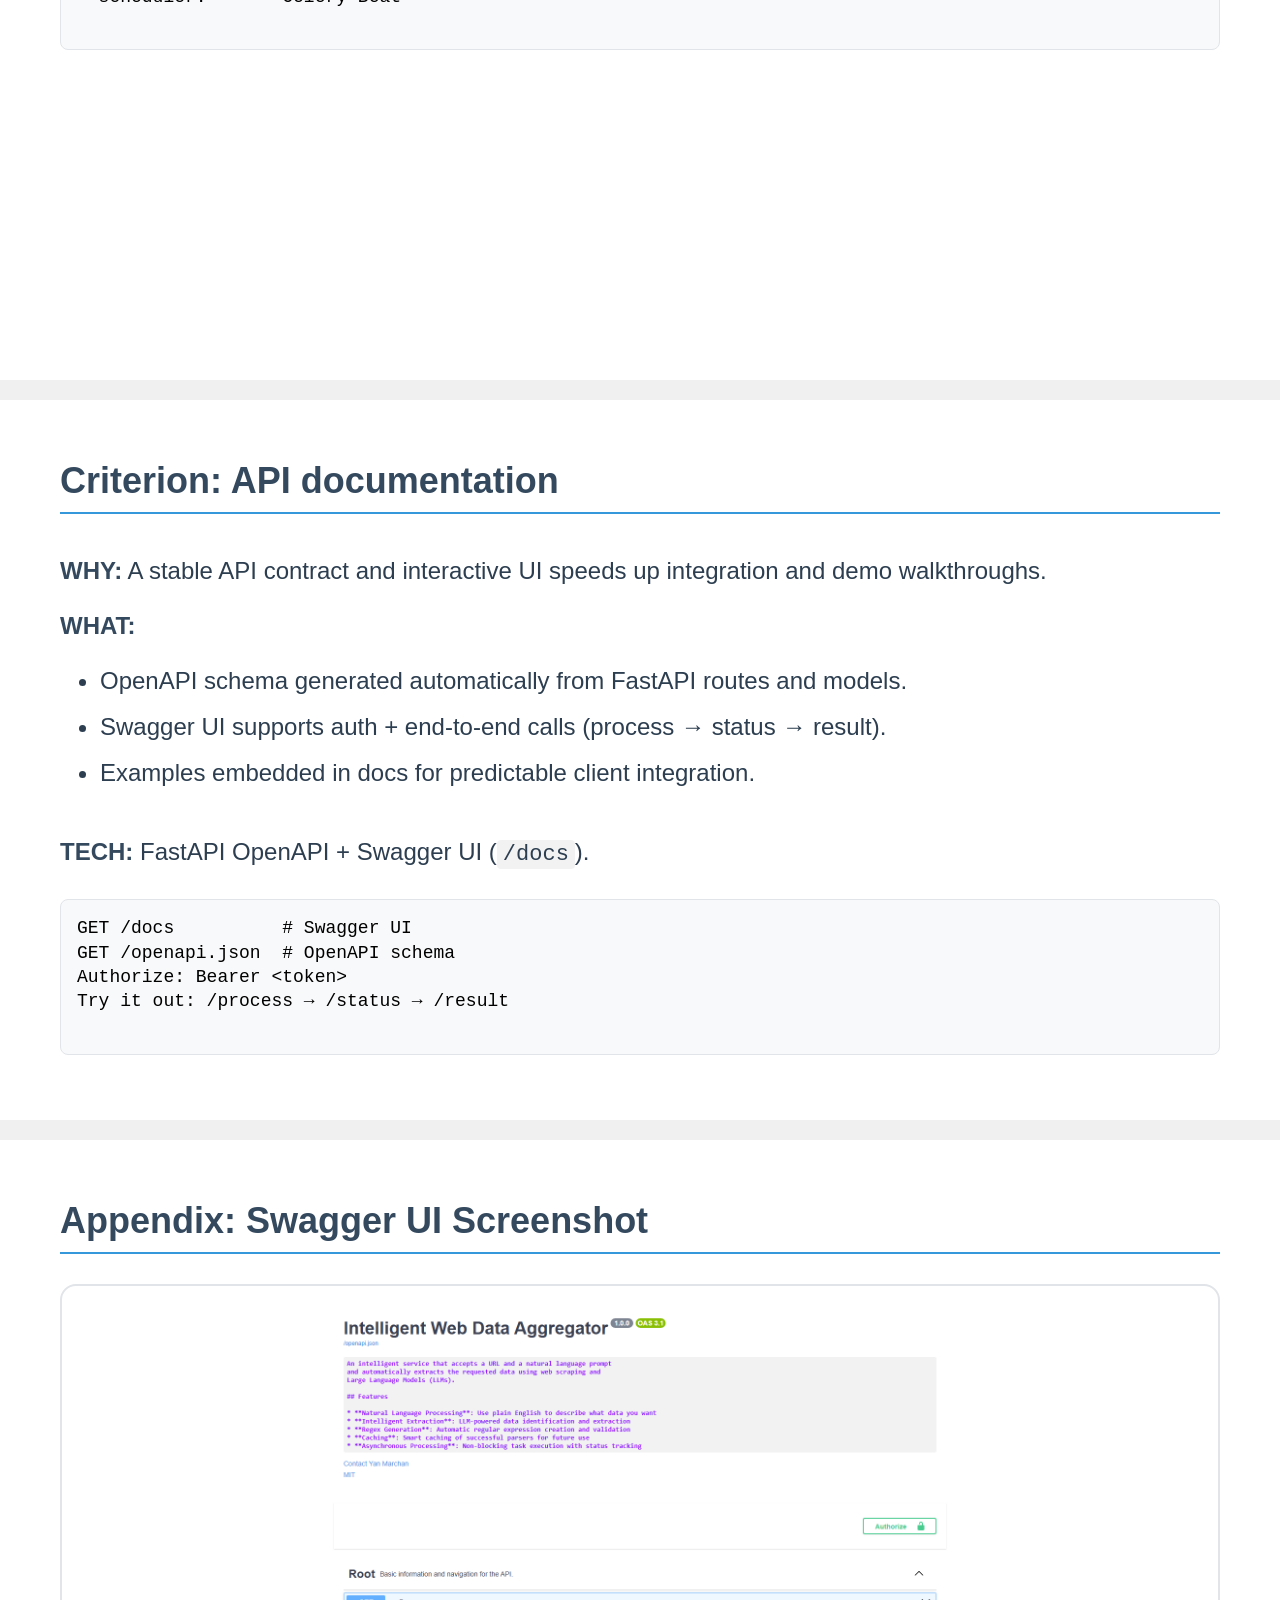
<file: presentation/slides.html>
<!DOCTYPE html>
<html lang="en">

<head>
    <title>Marchan — Diploma Project Presentation</title>
    <style>
        body {
            margin: 0;
            font-family: 'Segoe UI', Arial, sans-serif;
            background: #f0f0f0;
        }

        .slide {
            width: 1280px;
            height: 720px;
            background: white;
            margin: 0 auto 20px auto;
            padding: 60px;
            box-sizing: border-box;
            position: relative;
            page-break-after: always;
            display: flex;
            flex-direction: column;
        }

        h1 {
            color: #2c3e50;
            margin-bottom: 0.5em;
            font-size: 48px;
        }

        h2 {
            color: #34495e;
            font-size: 36px;
            border-bottom: 2px solid #3498db;
            padding-bottom: 10px;
            margin-top: 0;
        }

        ul {
            font-size: 28px;
            line-height: 1.6;
            color: #2c3e50;
        }

        ol {
            font-size: 28px;
            line-height: 1.6;
            color: #2c3e50;
            margin-left: 40px;
        }

        li {
            margin-bottom: 15px;
        }

        .footer {
            position: absolute;
            bottom: 20px;
            right: 20px;
            font-size: 16px;
            color: #7f8c8d;
        }

        .center {
            display: flex;
            flex-direction: column;
            justify-content: center;
            align-items: center;
            height: 100%;
            text-align: center;
        }

        .highlight {
            color: #e74c3c;
            font-weight: bold;
        }

        table {
            width: 100%;
            border-collapse: collapse;
            margin-top: 20px;
        }

        th,
        td {
            border: 1px solid #ddd;
            padding: 12px;
            text-align: left;
            font-size: 24px;
        }

        th {
            background-color: #f2f2f2;
        }

        pre {
            background: #f8f9fa;
            border: 1px solid #e1e4e8;
            padding: 16px;
            border-radius: 8px;
            font-size: 20px;
            line-height: 1.35;
            white-space: pre-wrap;
            word-break: break-word;
            margin-top: 18px;
        }

        code {
            background: #f2f2f2;
            padding: 2px 6px;
            border-radius: 4px;
            font-family: Consolas, 'Courier New', monospace;
            font-size: 22px;
        }

        /* Demo screenshot placeholders (replace with real screenshots before export) */
        .demo-layout {
            display: flex;
            gap: 30px;
            flex: 1;
            align-items: stretch;
            margin-top: 20px;
        }

        /* Demo screenshots (real images) */
        .screenshot-frame {
            flex: 1 1 auto;
            border: 2px solid #e1e4e8;
            border-radius: 16px;
            background: #ffffff;
            display: flex;
            align-items: center;
            justify-content: center;
            box-sizing: border-box;
            min-height: 420px;
            padding: 8px;
        }

        .screenshot-frame img {
            background: #f8fbff;
            display: block;
            max-width: 100%;
            max-height: 100%;
            width: auto;
            height: auto;
        }

        .screenshot-placeholder {
            flex: 1 1 auto;
            border: 3px dashed #3498db;
            border-radius: 16px;
            background: #f8fbff;
            color: #1f4e79;
            display: flex;
            flex-direction: column;
            align-items: center;
            justify-content: center;
            text-align: center;
            padding: 24px;
            font-size: 28px;
            font-weight: 700;
            min-height: 420px;
            box-sizing: border-box;
        }

        .screenshot-placeholder .sub {
            margin-top: 12px;
            font-size: 22px;
            font-weight: 500;
            color: #2c3e50;
        }

        .callouts {
            flex: 0 0 420px;
            border-left: 4px solid #ecf0f1;
            padding-left: 24px;
            box-sizing: border-box;
        }

        .callouts ul {
            font-size: 24px;
            line-height: 1.5;
            margin-top: 0;
        }

        .two-up {
            display: flex;
            gap: 20px;
            flex: 1 1 auto;
            align-items: stretch;
        }

        /* Evaluation criteria slide helpers */
        .criteria p {
            font-size: 24px;
            line-height: 1.45;
            color: #2c3e50;
            margin: 10px 0;
        }

        .criteria ul {
            font-size: 24px;
            line-height: 1.5;
            margin-top: 10px;
        }

        .criteria li {
            margin-bottom: 10px;
        }

        .criteria .label {
            font-weight: 800;
            color: #34495e;
        }

        .criteria pre {
            font-size: 18px;
            line-height: 1.35;
        }

        .screenshot-placeholder.small {
            font-size: 24px;
            min-height: 420px;
        }
    </style>
</head>

<body>

    <!-- Slide 1: Title -->
    <div class="slide">
        <div class="center">
            <h1>Intelligent Web Data Aggregator</h1>
            <h2>LLM-assisted Web Extraction API</h2>
            <p style="font-size: 32px; margin-top: 40px;">Student: Yan Marchan</p>
            <p style="font-size: 28px;">Program: Informatics (3rd year)</p>
            <p style="font-size: 28px;">Supervisor: Evgeniy Tretyak</p>
            <p style="font-size: 24px; color: #7f8c8d;">Jan 2026</p>
        </div>
    </div>

    <!-- Slide 2: Problem -->
    <div class="slide">
        <h2>Problem</h2>
        <ul>
            <li><strong>Need:</strong> teams need fresh web data (<strong>prices</strong>, <strong>job posts</strong>,
                <strong>news</strong>, <strong>catalogs</strong>, <strong>events</strong>).</li>
            <li><strong>Target users:</strong> analysts, product teams, procurement, recruiters, researchers.</li>
            <li>Modern sites are dynamic (JavaScript rendering) and change layout frequently.</li>
            <li>Classic scrapers rely on brittle patterns (<code>CSS/XPath/regex</code>) and require constant
                maintenance.</li>
            <li><strong>Impact:</strong> stale data and high engineering cost for every new source / redesign.</li>
        </ul>
    </div>

    <!-- Slide 3: Goal & Scope -->
    <div class="slide">
        <h2>Goal & Scope</h2>
        <ul>
            <li><strong>Input:</strong> URL + natural language prompt (“extract title and price”).</li>
            <li><strong>Output:</strong> structured JSON stored in DB and accessible via API.</li>
            <li><strong>Async by design:</strong> create task → poll status/result.</li>
            <li><strong>Scope boundaries:</strong> public pages; no CAPTCHA solving; one URL per task (no crawler).</li>
            <li><strong>Automation:</strong> user-owned cron schedules for recurring collection.</li>
        </ul>
    </div>

    <!-- Slide 4: Key Contributions -->
    <div class="slide">
        <h2>Key Contributions</h2>
        <ul>
            <li><strong>Semantic content extraction:</strong> enrich visible text with role markers
                (<code>[LINK]</code>, <code>[BUTTON]</code>, headings, tables, images).</li>
            <li><strong>Dual extraction paths:</strong> schema (multi-field) and single-field pipelines.</li>
            <li><strong>LLM-assisted parser generation:</strong> build parsers (regex/CSS/JSONPath) with validation and
                retries.</li>
            <li><strong>Parser cache + self-healing:</strong> reuse on cache-hit; auto-invalidate when stale.</li>
            <li><strong>Production basics:</strong> JWT auth, rate limiting, prompt-injection sanitization, health
                checks, correlation IDs.</li>
        </ul>
    </div>

    <!-- Slide 5: Architecture -->
    <div class="slide">
        <h2>System Architecture</h2>
        <pre>
Client
  |
  v
FastAPI API (port 8000)  ----->  PostgreSQL 15 (tasks, results, cache)
  |
  v
Redis (Celery broker / rate-limit store)
  |
  +--> AI Worker (queue: ai_queue)  <----- Scheduler (Celery Beat)
  |
  +--> Headless Worker (queue: fetching_queue, Playwright) ---> Target Websites
        </pre>
        <ul>
            <li><strong>Stack:</strong> FastAPI, Celery, Redis, Postgres, Playwright, LiteLLM (Baseten/DeepSeek, Gemini,
                optional OpenAI), Docker Compose.</li>
        </ul>
    </div>

    <!-- Slide 6: End-to-End Flow -->
    <div class="slide">
        <h2>End-to-End Flow</h2>
        <ol>
            <li><strong>Create task:</strong> <code>POST /api/v1/process</code> (JWT required).</li>
            <li><strong>Intent extraction:</strong> AI Worker converts prompt → <code>keywords</code> /
                <code>schema_fields</code>.</li>
            <li><strong>Fetch:</strong> Headless Worker renders page with Playwright and captures semantic text + HTML.
            </li>
            <li><strong>Cache-first:</strong> try validated parsers for the same URL + fields.</li>
            <li><strong>If cache miss:</strong> generate a parser (regex/CSS/JSONPath) and validate it before caching.
            </li>
            <li><strong>Persist result:</strong> save JSON + metadata; client polls <code>/api/v1/status</code> and
                <code>/api/v1/result</code>.</li>
        </ol>
    </div>

    <!-- Slide 6A: Appendix — End-to-End Flow -->
    <div class="slide">
        <h2>Appendix: End-to-End Flow (Notes)</h2>
        <ul>
            <li><strong>Cost control:</strong> LLM sees focused snippets (not full HTML); parsers run locally on full
                content.</li>
            <li><strong>Traceability:</strong> intent + sources are stored; correlation IDs help follow logs end-to-end.
            </li>
            <li><strong>Cache behavior:</strong> cache hit skips parser generation; stale parsers are invalidated and
                regenerated.</li>
        </ul>
    </div>

    <!-- Slide 7: API Interface -->
    <div class="slide">
        <h2>API Interface</h2>
        <ul>
            <li><strong>Docs:</strong> Swagger UI at <code>/docs</code></li>
            <li><strong>Auth:</strong> <code>POST /auth/register</code>, <code>POST /auth/token</code> → Bearer token
            </li>
            <li><strong>Tasks:</strong> <code>POST /api/v1/process</code>,
                <code>GET /api/v1/status/{task_id}</code>, <code>GET /api/v1/result/{task_id}</code></li>
            <li><strong>Scheduling:</strong> <code>POST/GET/DELETE /api/v1/jobs</code></li>
            <li><strong>Rate limits:</strong> process 10/min, register 5/min, login 10/min (per IP)</li>
        </ul>
    </div>

    <!-- Slide 7A: Appendix — API Example -->
    <div class="slide">
        <h2>Appendix: API Example (Create Task)</h2>
        <pre>
POST /api/v1/process
{
  "url": "https://example.com/page",
  "prompt": "Extract product title and price"
}
→ 202 { "task_id": "...", "status": "PENDING" }
        </pre>
    </div>

    <!-- Slide 8: Headless Worker -->
    <div class="slide">
        <h2>Headless Worker (Playwright)</h2>
        <ul>
            <li><strong>Purpose:</strong> render JavaScript-heavy pages and capture extraction-friendly signals.</li>
            <li><strong>Captured artifacts:</strong>
                <ul>
                    <li><code>inner_text</code>: visible body text</li>
                    <li><code>semantic_text</code>: enriched text with markers (<code>[LINK]</code>,
                        <code>[BUTTON]</code>, headings, tables, image alt/URLs)</li>
                    <li><code>html</code>: full DOM snapshot (stored with defensive cap)</li>
                    <li><code>network</code>: selected XHR/fetch/document/script events (preview)</li>
                </ul>
            </li>
            <li><strong>Stealth basics:</strong> randomized UA/viewport, init script, cookie banner dismissal attempts.
            </li>
        </ul>
    </div>

    <!-- Slide 9: Intent & Safety -->
    <div class="slide">
        <h2>Intent Extraction & Safety</h2>
        <ul>
            <li><strong>Prompt-injection defense:</strong> sanitize user input before queueing work (defense in depth).
            </li>
            <li><strong>Intent extraction:</strong> LLM converts prompt into structured intent:
                <ul>
                    <li><code>keywords</code> (single-field extraction)</li>
                    <li><code>schema_fields</code> (multi-field structured extraction)</li>
                    <li><code>target</code> (what the user wants overall)</li>
                </ul>
            </li>
            <li><strong>Normalization:</strong> field names are normalized for consistency (<code>"Price"</code> →
                <code>price</code>).</li>
            <li><strong>Traceability:</strong> intent is stored with the task to explain “why this result”.</li>
        </ul>
    </div>

    <!-- Slide 10: Extraction Pipeline -->
    <div class="slide">
        <h2>Extraction Pipeline</h2>
        <ul>
            <li><strong>Cache-first:</strong> reuse validated parsers for the same URL + fields.</li>
            <li><strong>Two paths:</strong>
                <ul>
                    <li><strong>Schema extraction:</strong> LLM returns structured items with field associations.</li>
                    <li><strong>Single-field extraction:</strong> find examples → locate snippets → generate parser →
                        validate.</li>
                </ul>
            </li>
            <li><strong>Parser types:</strong> regex (common), CSS selector, JSONPath (when applicable).</li>
            <li><strong>Quality gate:</strong> generate → execute → validate → retry; only validated parsers are cached.
            </li>
            <li><strong>Token optimization:</strong> regex generation uses focused snippets (e.g., ≤32k chars), not full
                HTML.</li>
        </ul>
    </div>

    <!-- Slides 11–17: Evaluation Criteria (from diploma_thesis.md) -->

    <!-- Slide 11: Criterion 1 — Back-end -->
    <div class="slide criteria">
        <h2>Criterion: Back-end</h2>
        <p><span class="label">WHY:</span> Long-running extraction needs an async API with a reliable task lifecycle and
            clear contracts.</p>
        <p><span class="label">WHAT:</span></p>
        <ul>
            <li>FastAPI endpoints for auth, task creation, status polling, results, and cron jobs.</li>
            <li>Async orchestration: API → Celery queues → workers → persisted result JSON.</li>
            <li>Validation + rate limits + correlation IDs for safe, traceable execution.</li>
            <li>JWT-protected access to user-owned tasks and schedules.</li>
        </ul>
        <p><span class="label">TECH:</span> FastAPI, Uvicorn, Pydantic, Celery, Redis, SlowAPI, JWT.</p>
        <pre>
POST /api/v1/process  → task_id
GET  /api/v1/status/{task_id}
GET  /api/v1/result/{task_id}
POST /api/v1/jobs (cron)
        </pre>
    </div>

    <!-- Slide 12: Criterion 2 — AI assistant / Chatbot -->
    <div class="slide criteria">
        <h2>Criterion: AI assistant / Chatbot</h2>
        <p><span class="label">WHY:</span> Web pages change frequently; intent-driven extraction reduces brittle
            selector/regex maintenance.</p>
        <p><span class="label">WHAT:</span></p>
        <ul>
            <li>Prompt → intent (<code>schema_fields</code>/<code>keywords</code>) + normalization.</li>
            <li>LLM-assisted extraction using semantic text + focused snippets (cost control).</li>
            <li>Parser generation (regex/CSS/JSONPath) with validation + retries.</li>
            <li>Cache + self-healing: reuse on hit, invalidate + regenerate on failure.</li>
        </ul>
        <p><span class="label">TECH:</span> LiteLLM (Baseten/DeepSeek, Gemini fallback), prompt templates, local parser
            execution/validation.</p>
        <pre>
prompt → intent(fields)
semantic_text/html → LLM extract examples/items
→ generate parser → validate → cache(url + fields)
→ run parser locally on full content
        </pre>
    </div>

    <!-- Slide 13: Criterion 3 — Database -->
    <div class="slide criteria">
        <h2>Criterion: Database</h2>
        <p><span class="label">WHY:</span> Need ACID storage for users, tasks, results, schedules, and cached parsers (plus
            captured page artifacts).</p>
        <p><span class="label">WHAT:</span></p>
        <ul>
            <li>Store users, tasks, results, schedules, and extraction metadata.</li>
            <li>Persist captured artifacts (semantic text, HTML, network previews) with defensive truncation.</li>
            <li>Parser cache indexed by <strong>domain + full URL + fields</strong> for reliable cache hits.</li>
        </ul>
        <p><span class="label">TECH:</span> PostgreSQL 15, SQLAlchemy, Alembic migrations.</p>
        <pre>
ScrapingTasks → TaskSourceData (semantic_text/html/network)
Users → ScheduledJobs (cron)
ParserCache key: (domain, full_url, fields, source_type)
        </pre>
    </div>

    <!-- Slide 13A: Appendix — Database Entities -->
    <div class="slide criteria">
        <h2>Appendix: Database Entities</h2>
        <table>
            <tr>
                <th>Entity</th>
                <th>Purpose</th>
            </tr>
            <tr>
                <td>Users</td>
                <td>Authentication + ownership</td>
            </tr>
            <tr>
                <td>ScrapingTasks</td>
                <td>Status, prompt, extracted JSON, metadata</td>
            </tr>
            <tr>
                <td>TaskSourceData</td>
                <td>Semantic text / HTML / network previews</td>
            </tr>
            <tr>
                <td>ScheduledJobs</td>
                <td>Cron schedules per user</td>
            </tr>
            <tr>
                <td>ParserCache</td>
                <td>Reusable validated parsers + samples</td>
            </tr>
        </table>
    </div>

    <!-- Slide 14: Criterion 4 — Microservices -->
    <div class="slide criteria">
        <h2>Criterion: Microservices</h2>
        <p><span class="label">WHY:</span> Separate fetching/rendering and LLM work from the API to scale independently and
            isolate failures.</p>
        <p><span class="label">WHAT:</span></p>
        <ul>
            <li>API service handles auth + task creation and exposes OpenAPI/Swagger.</li>
            <li>Headless Worker renders pages (Playwright) and captures semantic text + HTML.</li>
            <li>AI Worker runs intent/extraction/parsing and updates the DB.</li>
            <li>Scheduler (Celery Beat) enqueues due cron jobs.</li>
        </ul>
        <p><span class="label">TECH:</span> Celery (queues: <code>fetching_queue</code>, <code>ai_queue</code>), Redis,
            Postgres, Playwright.</p>
        <pre>
API  →  Redis/Celery  →  Headless Worker  →  AI Worker  →  Postgres
                  Scheduler (Beat) enqueues recurring jobs
        </pre>
    </div>

    <!-- Slide 15: Criterion 5 — Automated tests ≥ 70% coverage -->
    <div class="slide criteria">
        <h2>Criterion: Automated tests ≥ 70% coverage</h2>
        <p><span class="label">WHY:</span> Prevent regressions in API contracts and extraction workflows across multiple
            services.</p>
        <p><span class="label">WHAT:</span></p>
        <ul>
            <li>Pytest suite covering unit + integration + API contract/workflow tests.</li>
            <li>Coverage tracked with <code>pytest-cov</code>; baseline above the requirement.</li>
            <li>Tests validate critical metadata like <code>used_cached_parser</code>.</li>
        </ul>
        <p><span class="label">TECH:</span> Pytest, pytest-cov.</p>
        <pre>
Coverage summary (pytest-cov):
TOTAL  4168 statements, 926 missed  →  78% covered
        </pre>
    </div>

    <!-- Slide 16: Criterion 6 — Containerization -->
    <div class="slide criteria">
        <h2>Criterion: Containerization</h2>
        <p><span class="label">WHY:</span> Reproducible environment for multi-service runtime (DB/Redis/workers) and a
            predictable demo setup.</p>
        <p><span class="label">WHAT:</span></p>
        <ul>
            <li>Each service runs in its own container (API, headless worker, AI worker, scheduler).</li>
            <li>Compose orchestrates dependencies, environment variables, and health checks.</li>
            <li>Isolation for Playwright runtime and consistent execution across machines.</li>
        </ul>
        <p><span class="label">TECH:</span> Docker, Docker Compose.</p>
        <pre>
docker compose up -d
docker compose ps
docker compose logs -f api
        </pre>
    </div>

    <!-- Slide 16A: Appendix — Docker Compose Services -->
    <div class="slide criteria">
        <h2>Appendix: Docker Compose Services</h2>
        <pre>
services:
  postgres: postgres:15-alpine (healthcheck)
  redis:    redis:7-alpine     (healthcheck)
  api:      FastAPI (8000)
  headless_worker: Celery -Q fetching_queue (Playwright)
  ai_worker:       Celery -Q ai_queue (LLM + parsing)
  scheduler:       Celery Beat
        </pre>
    </div>

    <!-- Slide 17: Criterion 7 — API documentation -->
    <div class="slide criteria">
        <h2>Criterion: API documentation</h2>
        <p><span class="label">WHY:</span> A stable API contract and interactive UI speeds up integration and demo
            walkthroughs.</p>
        <p><span class="label">WHAT:</span></p>
        <ul>
            <li>OpenAPI schema generated automatically from FastAPI routes and models.</li>
            <li>Swagger UI supports auth + end-to-end calls (process → status → result).</li>
            <li>Examples embedded in docs for predictable client integration.</li>
        </ul>
        <p><span class="label">TECH:</span> FastAPI OpenAPI + Swagger UI (<code>/docs</code>).</p>
        <pre>
GET /docs          # Swagger UI
GET /openapi.json  # OpenAPI schema
Authorize: Bearer &lt;token&gt;
Try it out: /process → /status → /result
        </pre>
    </div>

    <!-- Slide 17A: Appendix — Swagger UI -->
    <div class="slide criteria">
        <h2>Appendix: Swagger UI Screenshot</h2>
        <div class="screenshot-frame">
            <img src="../docs/assets/images/swagger_ui.png" loading="eager" decoding="sync"
                alt="Swagger UI: OpenAPI documentation for the service" />
        </div>
    </div>

    <!-- Slide 17: Demo Walkthrough -->
    <div class="slide">
        <h2>Demo Screenshots (1/3) — Authentication</h2>
        <div class="demo-layout">
            <div class="two-up">
                <div class="screenshot-frame">
                    <img src="../docs/assets/images/presentation_imgs/swagger_registration.png" loading="eager"
                        decoding="sync"
                        alt="Swagger UI: POST /auth/register request and response" />
                </div>
                <div class="screenshot-frame">
                    <img src="../docs/assets/images/presentation_imgs/swagger_auth.png" loading="eager" decoding="sync"
                        alt="Swagger UI: Authorize (OAuth2PasswordBearer) with username/password" />
                </div>
            </div>
            <div class="callouts">
                <ul>
                    <li><strong>Flow:</strong> register → login → get JWT token</li>
                    <li><strong>Show:</strong> Swagger “Authorize” with Bearer token</li>
                    <li><strong>Optional:</strong> invalid login error state</li>
                </ul>
            </div>
        </div>
    </div>

    <!-- Slide 18: Demo Screenshot 2 -->
    <div class="slide">
        <h2>Demo Screenshots (2/3) — Create Task & Poll Status</h2>
        <div class="demo-layout">
            <div class="two-up">
                <div class="screenshot-frame">
                    <img src="../docs/assets/images/presentation_imgs/swagger_create_task.png" loading="eager"
                        decoding="sync" alt="Swagger UI: POST /api/v1/process request and response with task_id" />
                </div>
                <div class="screenshot-frame">
                    <img src="../docs/assets/images/presentation_imgs/swagger_check_status.png" loading="eager"
                        decoding="sync" alt="Swagger UI: GET /api/v1/status/{task_id} response (IN_PROGRESS)" />
                </div>
            </div>
            <div class="callouts">
                <ul>
                    <li><strong>Input:</strong> URL + natural language prompt</li>
                    <li><strong>Response:</strong> 202 Accepted + <code>task_id</code></li>
                    <li><strong>Status gathering:</strong> poll <code>/api/v1/status/{task_id}</code> until
                        <code>SUCCESS</code></li>
                </ul>
            </div>
        </div>
    </div>

    <!-- Slide 19: Demo Screenshot 3 -->
    <div class="slide">
        <h2>Demo Screenshots (3/3) — Fetch Result</h2>
        <div class="demo-layout">
            <div class="screenshot-frame">
                <img src="../docs/assets/images/presentation_imgs/swagger_task_result.png" loading="eager"
                    decoding="sync" alt="Swagger UI: GET /api/v1/result/{task_id} response with extracted JSON" />
            </div>
            <div class="callouts">
                <ul>
                    <li><strong>When ready:</strong> <code>GET /api/v1/result/{task_id}</code></li>
                    <li><strong>Data:</strong> structured items with <code>fields</code> (e.g., name/price/link)</li>
                    <li><strong>Metadata:</strong> <code>total_matches</code> +
                        <code>used_cached_parser</code></li>
                </ul>
            </div>
        </div>
    </div>

    <!-- Slide 20: Challenges & Solutions -->
    <div class="slide">
        <h2>Challenges & Solutions</h2>
        <table>
            <tr>
                <th>Problem</th>
                <th>Solution</th>
                <th>What I learned</th>
            </tr>
            <tr>
                <td>Dynamic JS pages + layout drift</td>
                <td>Playwright render + semantic capture + validated parser cache</td>
                <td>Make extraction robust by separating “understanding” from “parsing”</td>
            </tr>
            <tr>
                <td>Prompt injection / unsafe instructions</td>
                <td>Input sanitization + defense-in-depth prompts + strict pipeline</td>
                <td>Security must be built into the workflow, not added later</td>
            </tr>
            <tr>
                <td>Cached parser becomes stale</td>
                <td>Self-healing: invalidate on failure and regenerate with validation</td>
                <td>Monitoring + feedback loops keep automation reliable</td>
            </tr>
        </table>
    </div>

    <!-- Slide 21: Results -->
    <div class="slide">
        <h2>Results</h2>
        <table>
            <tr>
                <th>Capability</th>
                <th>Status</th>
            </tr>
            <tr>
                <td>Async task API (process → status → result)</td>
                <td>✓</td>
            </tr>
            <tr>
                <td>Playwright rendering + semantic text capture</td>
                <td>✓</td>
            </tr>
            <tr>
                <td>LLM intent extraction + schema extraction</td>
                <td>✓</td>
            </tr>
            <tr>
                <td>Validated parser cache + self-healing</td>
                <td>✓</td>
            </tr>
            <tr>
                <td>User-owned scheduling (cron jobs)</td>
                <td>✓</td>
            </tr>
            <tr>
                <td>Testing coverage ≥ 70%</td>
                <td>✓ (78%)</td>
            </tr>
        </table>
        <ul>
            <li><strong>Deployment:</strong> N/A (local demo via Docker Compose)</li>
            <li><strong>Backlog:</strong> UI dashboard, multi-URL crawling, stronger anti-bot strategies</li>
        </ul>
    </div>

    <!-- Slide 18: Conclusion -->
    <div class="slide">
        <div class="center">
            <h1>Thank You</h1>
            <h2>Q & A</h2>
            <p style="font-size: 26px; margin-top: 24px;">
                <strong>Production URL:</strong> N/A (not deployed; demo runs locally)
            </p>
            <p style="font-size: 26px;">
                <strong>Repository:</strong> N/A (private/local) — archive: <code>Marchan_Yan_Diploma_upd.zip</code>
            </p>
            <p style="font-size: 26px;">
                <strong>API Docs (Swagger):</strong> <code>http://localhost:8000/docs</code>
            </p>
            <p style="font-size: 26px;">
                <strong>Project docs:</strong> <code>docs_old/ARCHITECTURE.md</code>, <code>docs_old/USER_GUIDE.md</code>
            </p>
            <p style="font-size: 26px;">
                <strong>Design:</strong> N/A
            </p>
        </div>
    </div>

</body>

</html>
</file>
<file: frontend/styles.css>
/* CSS Variables */
:root {
    --primary: #6366f1;
    --primary-hover: #4f46e5;
    --primary-light: #e0e7ff;
    --secondary: #8b5cf6;
    --success: #10b981;
    --success-light: #d1fae5;
    --warning: #f59e0b;
    --warning-light: #fef3c7;
    --error: #ef4444;
    --error-light: #fee2e2;
    --info: #3b82f6;
    --info-light: #dbeafe;
    
    --gray-50: #f9fafb;
    --gray-100: #f3f4f6;
    --gray-200: #e5e7eb;
    --gray-300: #d1d5db;
    --gray-400: #9ca3af;
    --gray-500: #6b7280;
    --gray-600: #4b5563;
    --gray-700: #374151;
    --gray-800: #1f2937;
    --gray-900: #111827;
    
    --bg-primary: #ffffff;
    --bg-secondary: #f9fafb;
    --bg-tertiary: #f3f4f6;
    
    --text-primary: #111827;
    --text-secondary: #4b5563;
    --text-muted: #9ca3af;
    
    --border-color: #e5e7eb;
    --border-radius: 8px;
    --border-radius-lg: 12px;
    --border-radius-xl: 16px;
    
    --shadow-sm: 0 1px 2px 0 rgb(0 0 0 / 0.05);
    --shadow: 0 1px 3px 0 rgb(0 0 0 / 0.1), 0 1px 2px -1px rgb(0 0 0 / 0.1);
    --shadow-md: 0 4px 6px -1px rgb(0 0 0 / 0.1), 0 2px 4px -2px rgb(0 0 0 / 0.1);
    --shadow-lg: 0 10px 15px -3px rgb(0 0 0 / 0.1), 0 4px 6px -4px rgb(0 0 0 / 0.1);
    
    --transition: all 0.2s ease;
}

/* Reset & Base */
*, *::before, *::after {
    box-sizing: border-box;
    margin: 0;
    padding: 0;
}

html {
    font-size: 16px;
    -webkit-font-smoothing: antialiased;
    -moz-osx-font-smoothing: grayscale;
}

body {
    font-family: 'Inter', -apple-system, BlinkMacSystemFont, 'Segoe UI', Roboto, sans-serif;
    background: var(--bg-secondary);
    color: var(--text-primary);
    line-height: 1.5;
    min-height: 100vh;
}

/* Utility Classes */
.hidden {
    display: none !important;
}

/* Auth Section */
.auth-container {
    min-height: 100vh;
    display: flex;
    align-items: center;
    justify-content: center;
    padding: 2rem;
    background: linear-gradient(135deg, #667eea 0%, #764ba2 100%);
}

.auth-card {
    background: var(--bg-primary);
    border-radius: var(--border-radius-xl);
    box-shadow: var(--shadow-lg);
    padding: 2.5rem;
    width: 100%;
    max-width: 420px;
}

.auth-header {
    text-align: center;
    margin-bottom: 2rem;
}

.logo {
    display: inline-flex;
    margin-bottom: 1rem;
}

.auth-header h1 {
    font-size: 1.5rem;
    font-weight: 700;
    color: var(--text-primary);
    margin-bottom: 0.5rem;
}

.auth-header .subtitle {
    color: var(--text-secondary);
    font-size: 0.9rem;
}

.auth-form h2 {
    font-size: 1.25rem;
    font-weight: 600;
    margin-bottom: 1.5rem;
    color: var(--text-primary);
}

/* Form Elements */
.form-group {
    margin-bottom: 1.25rem;
}

.form-group label {
    display: block;
    font-size: 0.875rem;
    font-weight: 500;
    color: var(--text-primary);
    margin-bottom: 0.5rem;
}

.form-group input,
.form-group textarea,
.form-group select {
    width: 100%;
    padding: 0.75rem 1rem;
    font-size: 0.9375rem;
    font-family: inherit;
    border: 1px solid var(--border-color);
    border-radius: var(--border-radius);
    background: var(--bg-primary);
    color: var(--text-primary);
    transition: var(--transition);
}

.form-group input:focus,
.form-group textarea:focus,
.form-group select:focus {
    outline: none;
    border-color: var(--primary);
    box-shadow: 0 0 0 3px var(--primary-light);
}

.form-group input::placeholder,
.form-group textarea::placeholder {
    color: var(--text-muted);
}

.form-group textarea {
    resize: vertical;
    min-height: 80px;
}

.form-group .hint {
    display: block;
    font-size: 0.75rem;
    color: var(--text-muted);
    margin-top: 0.25rem;
}

.form-row {
    display: grid;
    grid-template-columns: 1fr 1fr;
    gap: 1rem;
}

.char-count {
    display: block;
    text-align: right;
    font-size: 0.75rem;
    color: var(--text-muted);
    margin-top: 0.25rem;
}

/* Buttons */
.btn {
    display: inline-flex;
    align-items: center;
    justify-content: center;
    gap: 0.5rem;
    padding: 0.75rem 1.5rem;
    font-size: 0.9375rem;
    font-weight: 500;
    font-family: inherit;
    border-radius: var(--border-radius);
    border: none;
    cursor: pointer;
    transition: var(--transition);
}

.btn:disabled {
    opacity: 0.6;
    cursor: not-allowed;
}

.btn-primary {
    background: var(--primary);
    color: white;
}

.btn-primary:hover:not(:disabled) {
    background: var(--primary-hover);
}

.btn-ghost {
    background: transparent;
    color: var(--text-secondary);
}

.btn-ghost:hover:not(:disabled) {
    background: var(--gray-100);
    color: var(--text-primary);
}

.btn-danger {
    background: var(--error);
    color: white;
}

.btn-danger:hover:not(:disabled) {
    background: #dc2626;
}

.btn-full {
    width: 100%;
}

.btn-sm {
    padding: 0.5rem 1rem;
    font-size: 0.875rem;
}

/* Auth Switch */
.auth-switch {
    text-align: center;
    margin-top: 1.5rem;
    font-size: 0.875rem;
    color: var(--text-secondary);
}

.auth-switch a {
    color: var(--primary);
    text-decoration: none;
    font-weight: 500;
}

.auth-switch a:hover {
    text-decoration: underline;
}

/* Error Message */
.error-message {
    background: var(--error-light);
    color: var(--error);
    padding: 0.75rem 1rem;
    border-radius: var(--border-radius);
    font-size: 0.875rem;
    margin-top: 1rem;
}

/* Navigation */
.navbar {
    display: flex;
    align-items: center;
    justify-content: space-between;
    padding: 1rem 2rem;
    background: var(--bg-primary);
    border-bottom: 1px solid var(--border-color);
    position: sticky;
    top: 0;
    z-index: 100;
}

.nav-brand {
    display: flex;
    align-items: center;
    gap: 0.75rem;
    font-weight: 600;
    font-size: 1.125rem;
    color: var(--text-primary);
}

.nav-brand svg {
    width: 32px;
    height: 32px;
}

.nav-user {
    display: flex;
    align-items: center;
    gap: 1rem;
}

.nav-user span {
    font-size: 0.875rem;
    color: var(--text-secondary);
}

/* Main Content */
.main-content {
    max-width: 900px;
    margin: 0 auto;
    padding: 2rem;
}

/* Tabs */
.tabs {
    display: flex;
    gap: 0.5rem;
    margin-bottom: 1.5rem;
    background: var(--bg-primary);
    padding: 0.5rem;
    border-radius: var(--border-radius-lg);
    box-shadow: var(--shadow-sm);
}

.tab {
    flex: 1;
    display: flex;
    align-items: center;
    justify-content: center;
    gap: 0.5rem;
    padding: 0.75rem 1rem;
    font-size: 0.875rem;
    font-weight: 500;
    font-family: inherit;
    color: var(--text-secondary);
    background: transparent;
    border: none;
    border-radius: var(--border-radius);
    cursor: pointer;
    transition: var(--transition);
}

.tab:hover {
    color: var(--text-primary);
    background: var(--gray-100);
}

.tab.active {
    color: var(--primary);
    background: var(--primary-light);
}

.tab svg {
    flex-shrink: 0;
}

/* Cards */
.card {
    background: var(--bg-primary);
    border-radius: var(--border-radius-lg);
    box-shadow: var(--shadow);
    padding: 1.5rem;
    margin-bottom: 1.5rem;
}

.card-header {
    display: flex;
    align-items: center;
    justify-content: space-between;
    margin-bottom: 1.5rem;
}

.card-header h2 {
    font-size: 1.25rem;
    font-weight: 600;
    color: var(--text-primary);
}

.card-header h3 {
    font-size: 1.125rem;
    font-weight: 600;
    color: var(--text-primary);
}

.card-header p {
    font-size: 0.875rem;
    color: var(--text-secondary);
    margin-top: 0.25rem;
}

.card h3 {
    font-size: 1rem;
    font-weight: 600;
    color: var(--text-primary);
    margin-bottom: 1rem;
}

/* Scrape Form */
.scrape-form .btn-primary {
    margin-top: 0.5rem;
}

/* Examples */
.examples-card {
    background: var(--bg-tertiary);
}

.examples-grid {
    display: grid;
    grid-template-columns: repeat(2, 1fr);
    gap: 0.75rem;
}

.example-btn {
    padding: 0.75rem 1rem;
    font-size: 0.875rem;
    font-family: inherit;
    text-align: left;
    background: var(--bg-primary);
    border: 1px solid var(--border-color);
    border-radius: var(--border-radius);
    cursor: pointer;
    transition: var(--transition);
}

.example-btn:hover {
    border-color: var(--primary);
    background: var(--primary-light);
}

/* Cron Examples */
.cron-examples {
    display: flex;
    flex-wrap: wrap;
    gap: 0.5rem;
}

.cron-btn {
    padding: 0.5rem 1rem;
    font-size: 0.8125rem;
    font-family: inherit;
    background: var(--gray-100);
    border: 1px solid var(--border-color);
    border-radius: var(--border-radius);
    cursor: pointer;
    transition: var(--transition);
}

.cron-btn:hover {
    background: var(--primary-light);
    border-color: var(--primary);
}

/* Status Badges */
.status-badge {
    display: inline-flex;
    align-items: center;
    padding: 0.25rem 0.75rem;
    font-size: 0.75rem;
    font-weight: 500;
    text-transform: uppercase;
    letter-spacing: 0.025em;
    border-radius: 9999px;
}

.status-pending {
    background: var(--warning-light);
    color: var(--warning);
}

.status-in_progress, .status-in-progress {
    background: var(--info-light);
    color: var(--info);
}

.status-success, .status-completed {
    background: var(--success-light);
    color: var(--success);
}

.status-failed, .status-error {
    background: var(--error-light);
    color: var(--error);
}

/* Tasks List */
.tasks-list {
    display: flex;
    flex-direction: column;
    gap: 0.75rem;
}

.task-item {
    display: flex;
    align-items: flex-start;
    justify-content: space-between;
    padding: 1rem;
    background: var(--bg-secondary);
    border-radius: var(--border-radius);
    border: 1px solid var(--border-color);
    transition: var(--transition);
}

.task-item:hover {
    border-color: var(--gray-300);
}

.task-info {
    flex: 1;
    min-width: 0;
}

.task-url {
    font-size: 0.875rem;
    font-weight: 500;
    color: var(--text-primary);
    word-break: break-all;
    margin-bottom: 0.25rem;
}

.task-prompt {
    font-size: 0.8125rem;
    color: var(--text-secondary);
    display: -webkit-box;
    -webkit-line-clamp: 2;
    -webkit-box-orient: vertical;
    overflow: hidden;
}

.task-meta {
    display: flex;
    align-items: center;
    gap: 0.75rem;
    margin-top: 0.5rem;
    font-size: 0.75rem;
    color: var(--text-muted);
}

.task-actions {
    display: flex;
    align-items: center;
    gap: 0.5rem;
    margin-left: 1rem;
}

/* Schedules List */
.schedules-list {
    display: flex;
    flex-direction: column;
    gap: 0.75rem;
}

.schedule-item {
    display: flex;
    align-items: flex-start;
    justify-content: space-between;
    padding: 1rem;
    background: var(--bg-secondary);
    border-radius: var(--border-radius);
    border: 1px solid var(--border-color);
}

.schedule-info {
    flex: 1;
    min-width: 0;
}

.schedule-url {
    font-size: 0.875rem;
    font-weight: 500;
    color: var(--text-primary);
    word-break: break-all;
    margin-bottom: 0.25rem;
}

.schedule-cron {
    display: inline-flex;
    align-items: center;
    gap: 0.25rem;
    font-family: 'SF Mono', Monaco, 'Cascadia Code', monospace;
    font-size: 0.75rem;
    background: var(--gray-100);
    padding: 0.25rem 0.5rem;
    border-radius: 4px;
    color: var(--text-secondary);
}

.schedule-prompt {
    font-size: 0.8125rem;
    color: var(--text-secondary);
    margin-top: 0.5rem;
}

.schedule-meta {
    display: flex;
    gap: 1rem;
    margin-top: 0.5rem;
    font-size: 0.75rem;
    color: var(--text-muted);
}

/* Schedule Form */
.schedule-form {
    background: var(--bg-secondary);
    padding: 1.5rem;
    border-radius: var(--border-radius);
    margin-bottom: 1.5rem;
    border: 1px solid var(--border-color);
}

.form-actions {
    display: flex;
    justify-content: flex-end;
    gap: 0.75rem;
    margin-top: 1rem;
}

/* Empty State */
.empty-state {
    text-align: center;
    padding: 3rem 2rem;
    color: var(--text-muted);
}

.empty-state svg {
    margin-bottom: 1rem;
    opacity: 0.5;
}

.empty-state p {
    font-size: 0.9375rem;
}

/* Result Content */
#result-content {
    max-height: 400px;
    overflow-y: auto;
}

.result-data {
    background: var(--gray-900);
    color: #e5e7eb;
    padding: 1rem;
    border-radius: var(--border-radius);
    font-family: 'SF Mono', Monaco, 'Cascadia Code', monospace;
    font-size: 0.8125rem;
    white-space: pre-wrap;
    word-break: break-word;
    overflow-x: auto;
}

.result-meta {
    display: flex;
    gap: 1.5rem;
    margin-top: 1rem;
    padding-top: 1rem;
    border-top: 1px solid var(--border-color);
    font-size: 0.8125rem;
    color: var(--text-secondary);
}

.result-meta span {
    display: flex;
    align-items: center;
    gap: 0.25rem;
}

/* Toast Notifications */
#toast-container {
    position: fixed;
    bottom: 2rem;
    right: 2rem;
    display: flex;
    flex-direction: column;
    gap: 0.75rem;
    z-index: 1000;
}

.toast {
    display: flex;
    align-items: center;
    gap: 0.75rem;
    padding: 1rem 1.25rem;
    background: var(--bg-primary);
    border-radius: var(--border-radius);
    box-shadow: var(--shadow-lg);
    border-left: 4px solid;
    animation: slideIn 0.3s ease;
    max-width: 400px;
}

.toast.success {
    border-left-color: var(--success);
}

.toast.error {
    border-left-color: var(--error);
}

.toast.info {
    border-left-color: var(--info);
}

.toast-message {
    flex: 1;
    font-size: 0.875rem;
    color: var(--text-primary);
}

.toast-close {
    background: none;
    border: none;
    color: var(--text-muted);
    cursor: pointer;
    padding: 0.25rem;
}

@keyframes slideIn {
    from {
        transform: translateX(100%);
        opacity: 0;
    }
    to {
        transform: translateX(0);
        opacity: 1;
    }
}

/* Loading Overlay */
.loading-overlay {
    position: fixed;
    top: 0;
    left: 0;
    right: 0;
    bottom: 0;
    background: rgba(255, 255, 255, 0.8);
    display: flex;
    align-items: center;
    justify-content: center;
    z-index: 1000;
}

.spinner {
    width: 40px;
    height: 40px;
    border: 3px solid var(--gray-200);
    border-top-color: var(--primary);
    border-radius: 50%;
    animation: spin 0.8s linear infinite;
}

@keyframes spin {
    to {
        transform: rotate(360deg);
    }
}

/* Responsive */
@media (max-width: 768px) {
    .navbar {
        padding: 1rem;
    }
    
    .nav-brand span {
        display: none;
    }
    
    .main-content {
        padding: 1rem;
    }
    
    .tabs {
        flex-wrap: wrap;
    }
    
    .tab {
        flex: 1 1 calc(50% - 0.25rem);
    }
    
    .tab span {
        display: none;
    }
    
    .examples-grid {
        grid-template-columns: 1fr;
    }
    
    .form-row {
        grid-template-columns: 1fr;
    }
    
    .task-item,
    .schedule-item {
        flex-direction: column;
    }
    
    .task-actions {
        margin-left: 0;
        margin-top: 1rem;
        width: 100%;
        justify-content: flex-end;
    }
}

/* Data Table for Results */
.result-table {
    width: 100%;
    border-collapse: collapse;
    font-size: 0.875rem;
}

.result-table th,
.result-table td {
    text-align: left;
    padding: 0.75rem;
    border-bottom: 1px solid var(--border-color);
}

.result-table th {
    background: var(--bg-secondary);
    font-weight: 600;
    color: var(--text-secondary);
    text-transform: uppercase;
    font-size: 0.75rem;
    letter-spacing: 0.025em;
}

.result-table tr:hover td {
    background: var(--bg-secondary);
}

.result-table td {
    color: var(--text-primary);
}

/* View Result Button */
.btn-view {
    padding: 0.375rem 0.75rem;
    font-size: 0.75rem;
    background: var(--primary-light);
    color: var(--primary);
    border: none;
    border-radius: var(--border-radius);
    cursor: pointer;
    font-family: inherit;
    font-weight: 500;
    transition: var(--transition);
}

.btn-view:hover {
    background: var(--primary);
    color: white;
}

/* Raw Button */
.btn-raw {
    padding: 0.375rem 0.75rem;
    font-size: 0.75rem;
    background: var(--gray-100);
    color: var(--text-secondary);
    border: 1px solid var(--border-color);
    border-radius: var(--border-radius);
    cursor: pointer;
    font-family: inherit;
    font-weight: 500;
    transition: var(--transition);
}

.btn-raw:hover {
    background: var(--gray-200);
    color: var(--text-primary);
}

/* Toggle View Button */
.btn-toggle-view {
    padding: 0.375rem 0.75rem;
    font-size: 0.75rem;
    background: var(--info-light);
    color: var(--info);
    border: none;
    border-radius: var(--border-radius);
    cursor: pointer;
    font-family: inherit;
    font-weight: 500;
    transition: var(--transition);
    margin-left: auto;
}

.btn-toggle-view:hover {
    background: var(--info);
    color: white;
}

/* Task ID style */
.task-id {
    font-size: 0.75rem;
    font-family: 'SF Mono', Monaco, 'Cascadia Code', monospace;
    color: var(--text-muted);
    margin-bottom: 0.25rem;
}

/* Result URL link */
.result-url {
    color: var(--primary);
    text-decoration: none;
}

.result-url:hover {
    text-decoration: underline;
}

/* Delete Button */
.btn-delete {
    padding: 0.375rem 0.75rem;
    font-size: 0.75rem;
    background: transparent;
    color: var(--error);
    border: 1px solid var(--error);
    border-radius: var(--border-radius);
    cursor: pointer;
    font-family: inherit;
    font-weight: 500;
    transition: var(--transition);
}

.btn-delete:hover {
    background: var(--error);
    color: white;
}
</file>
